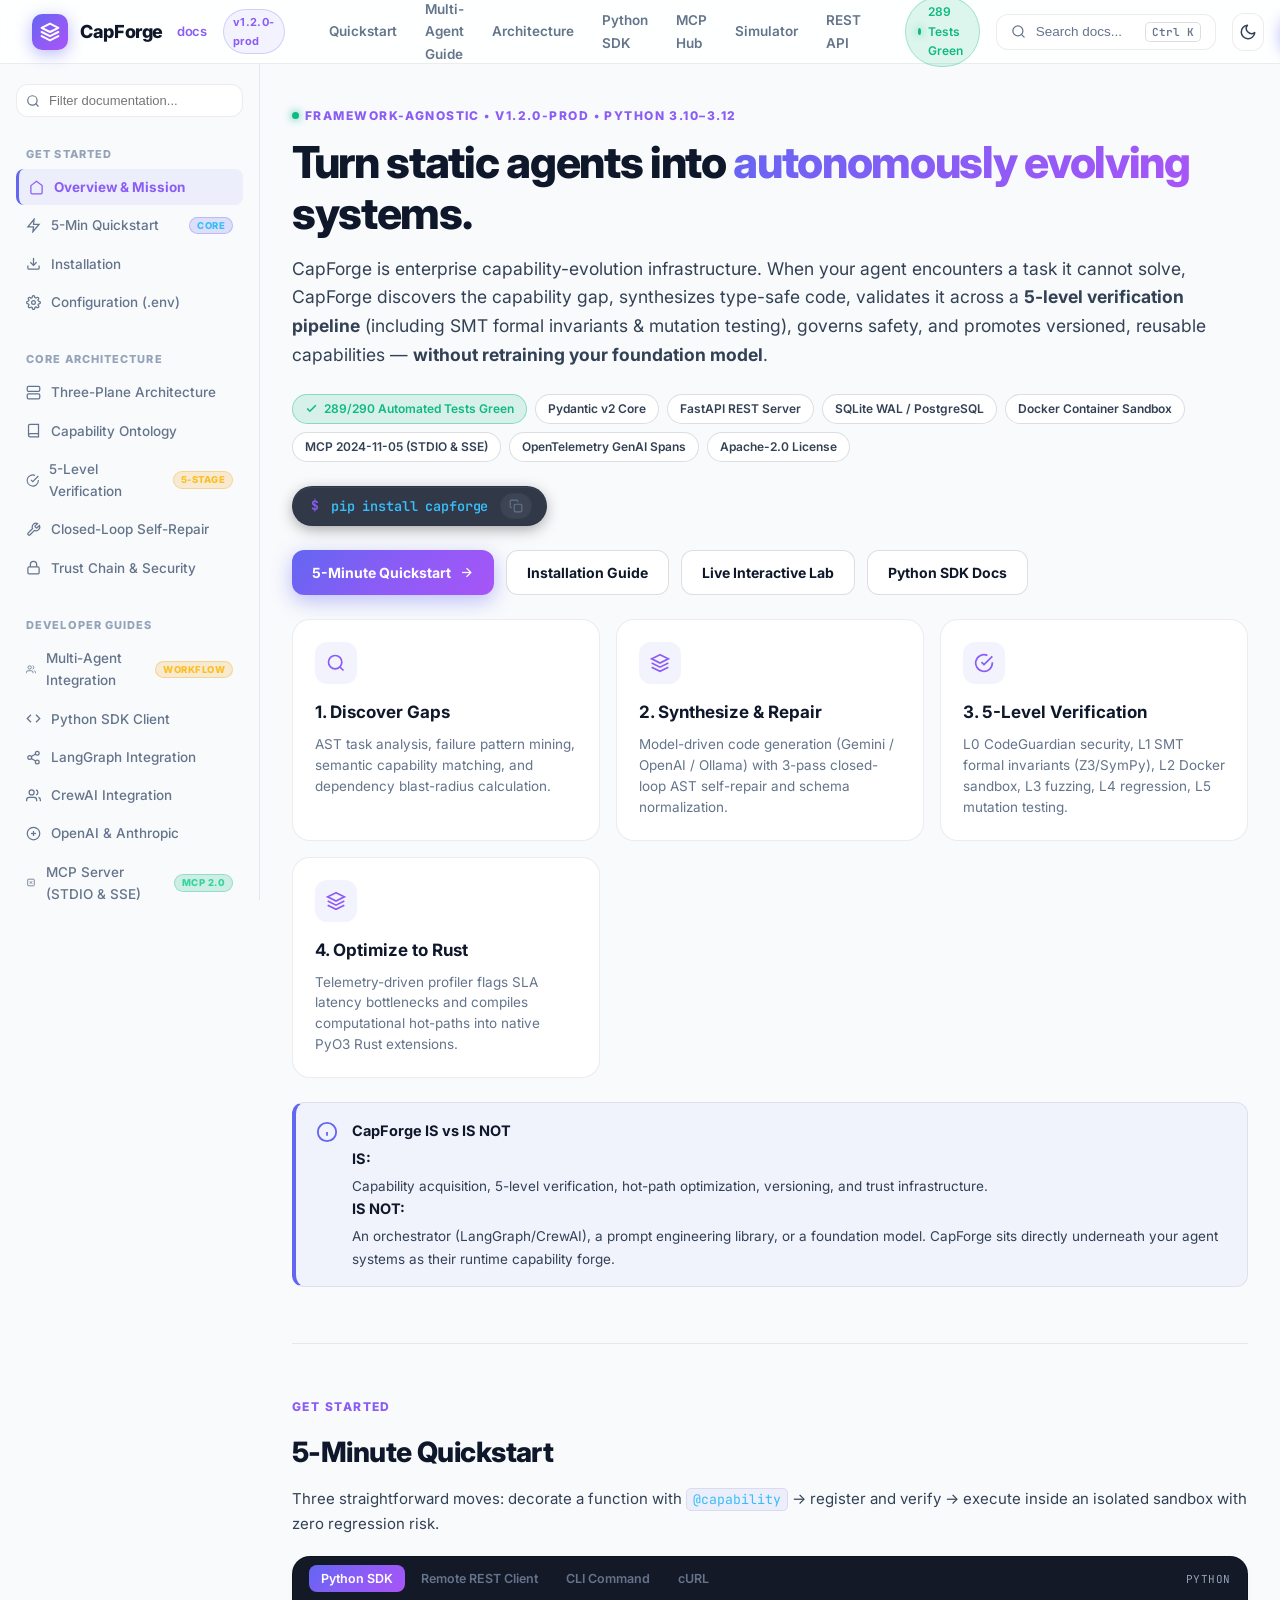
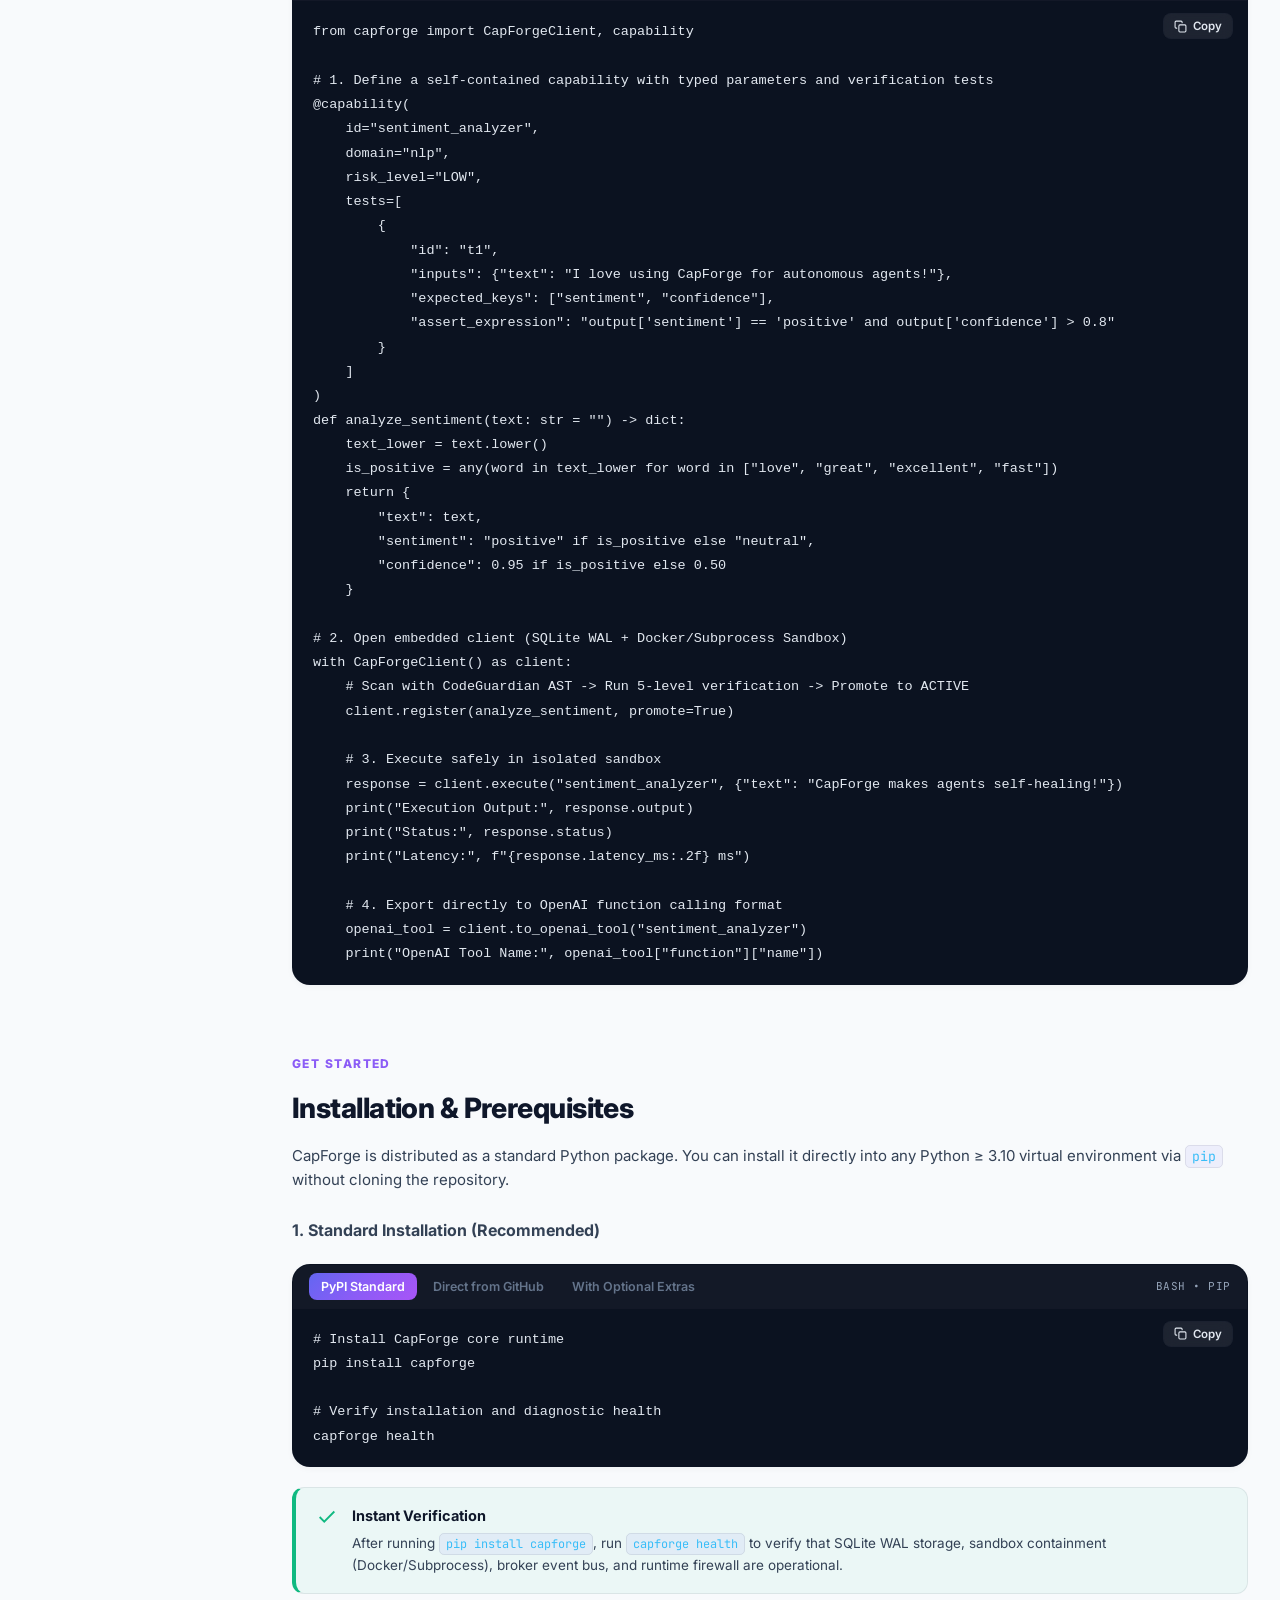
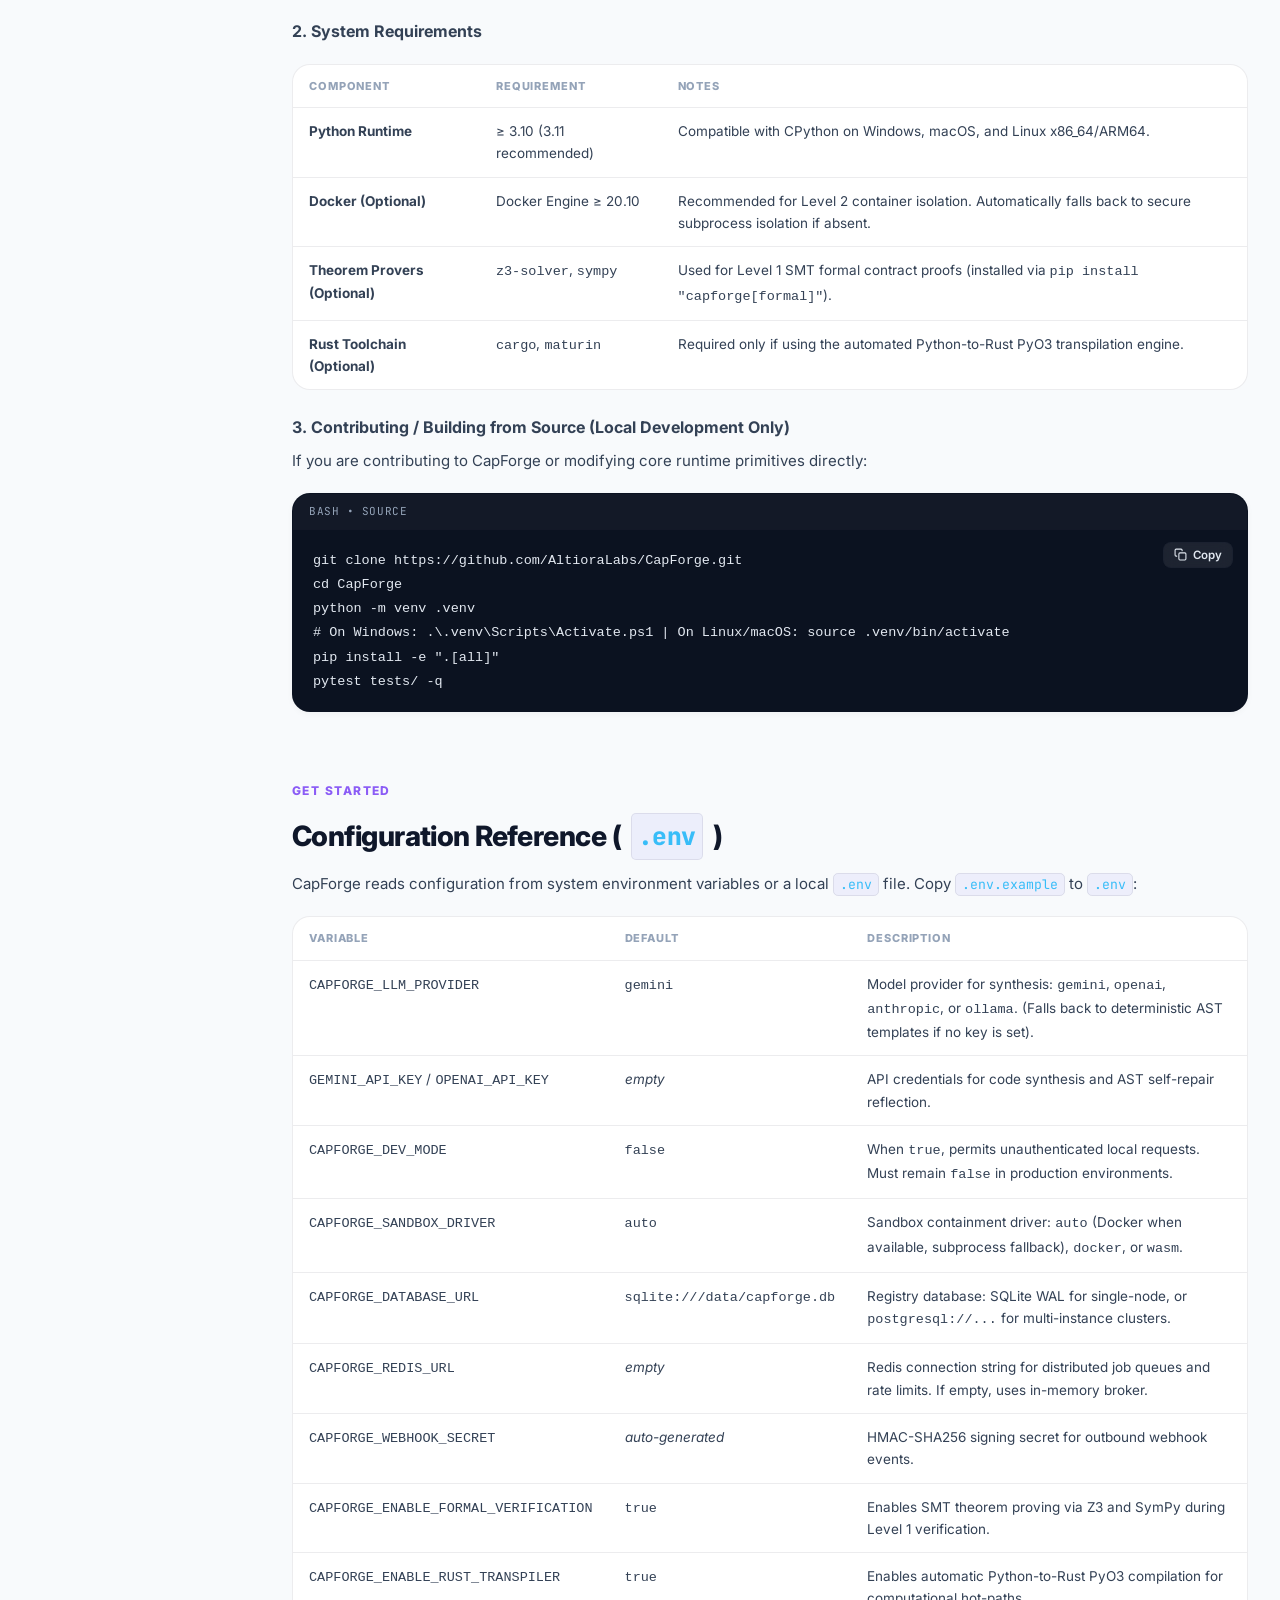
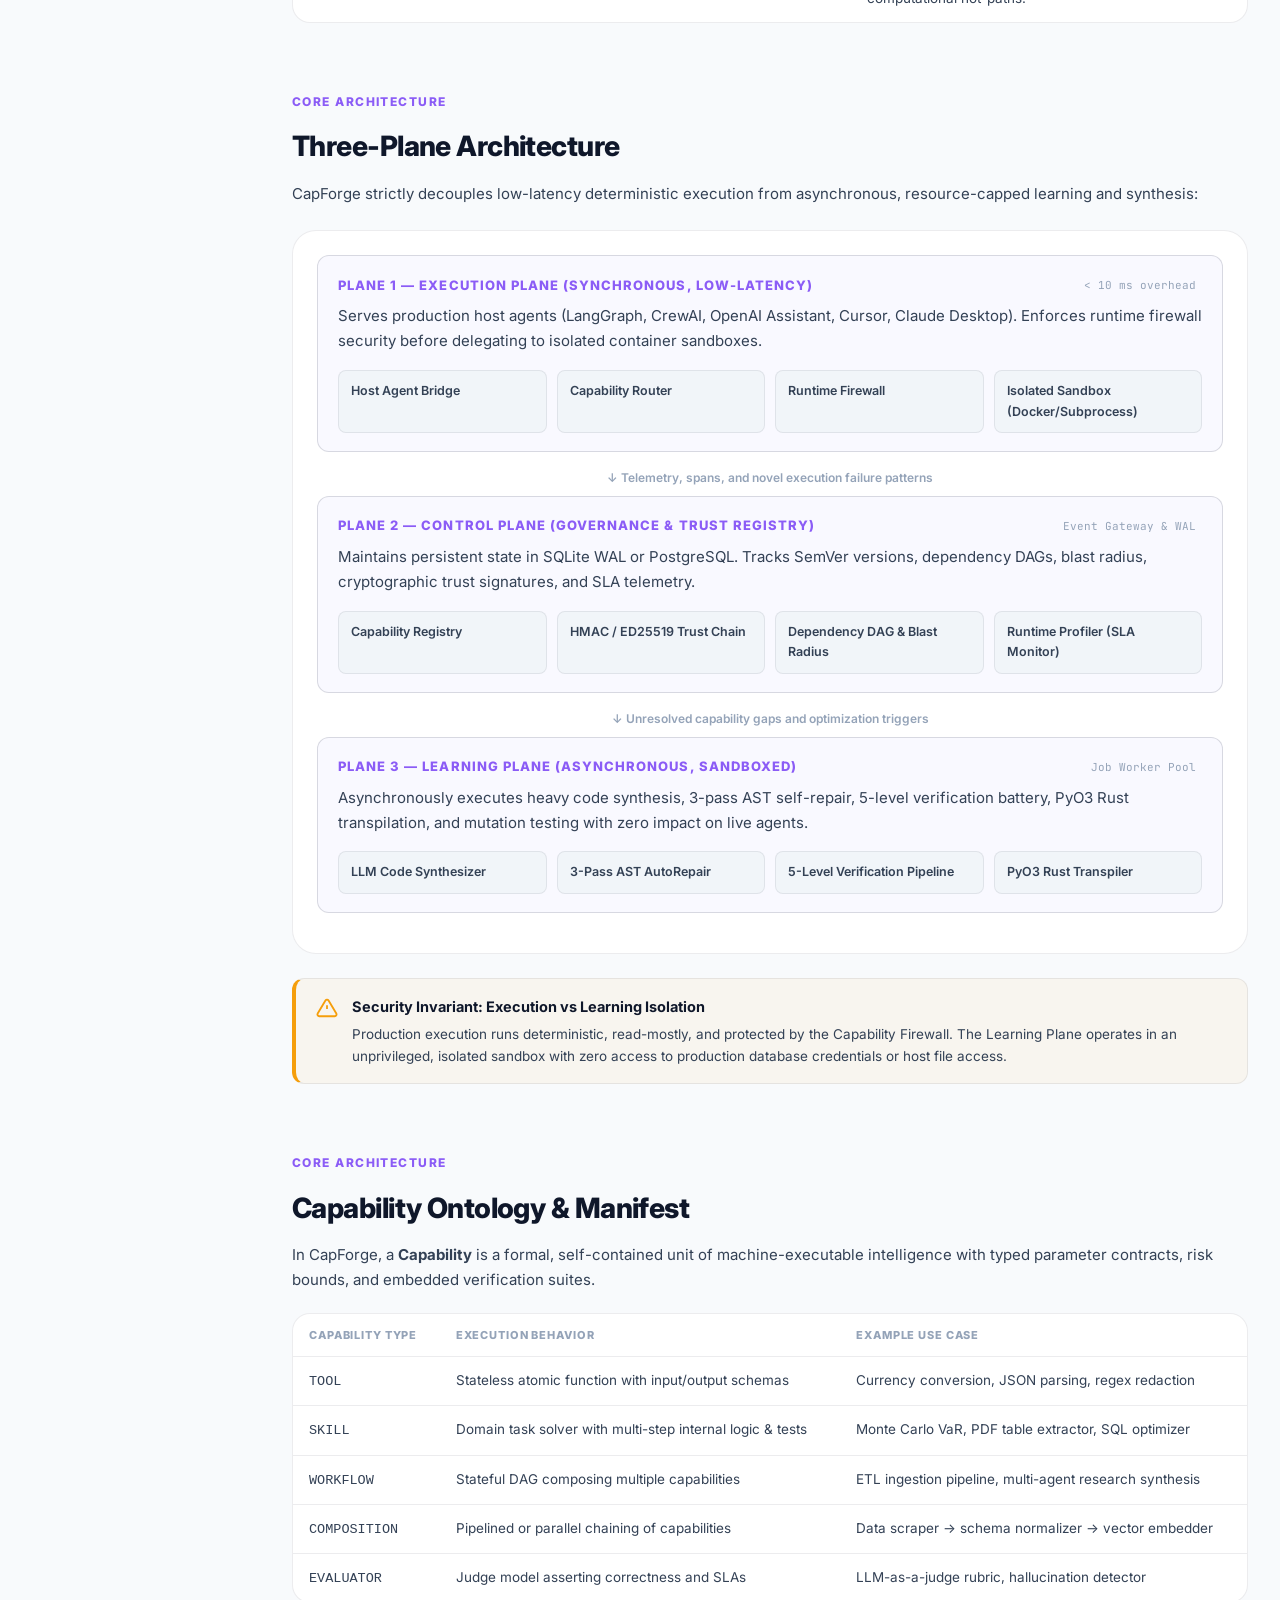
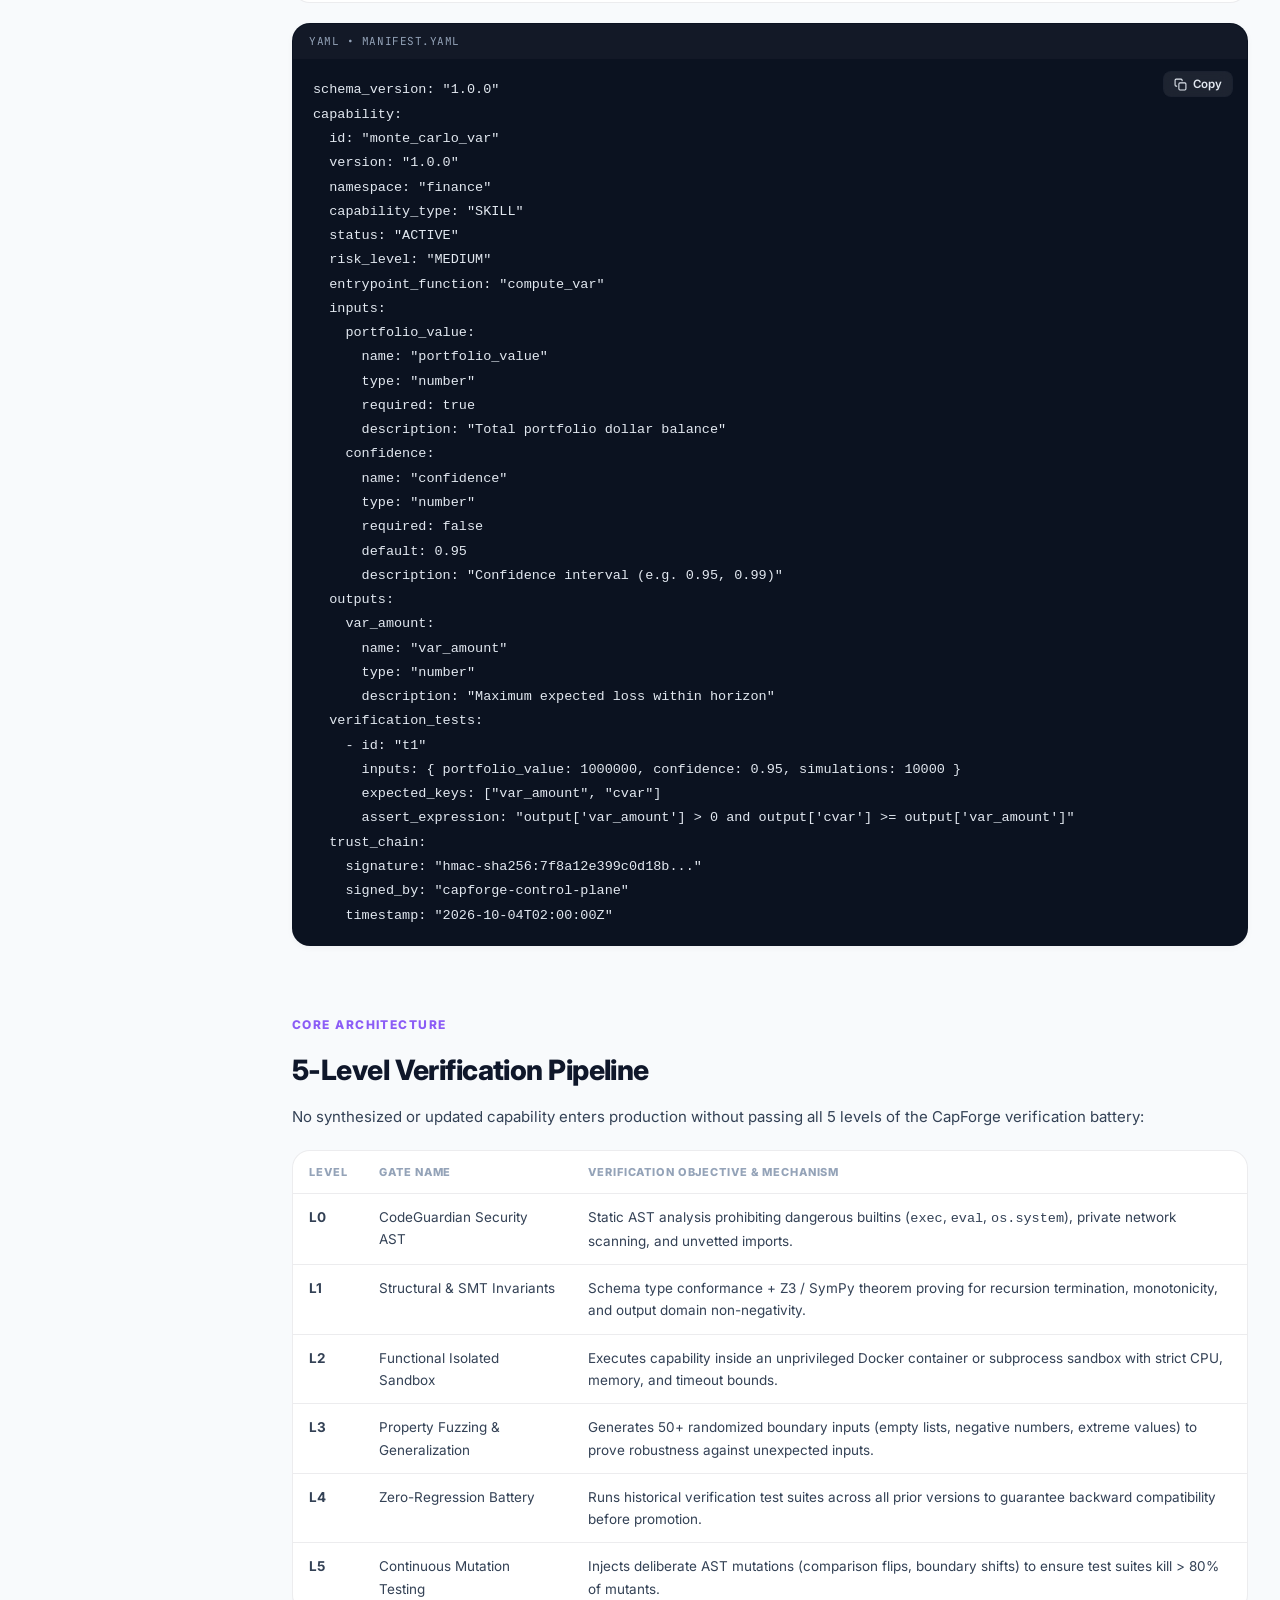
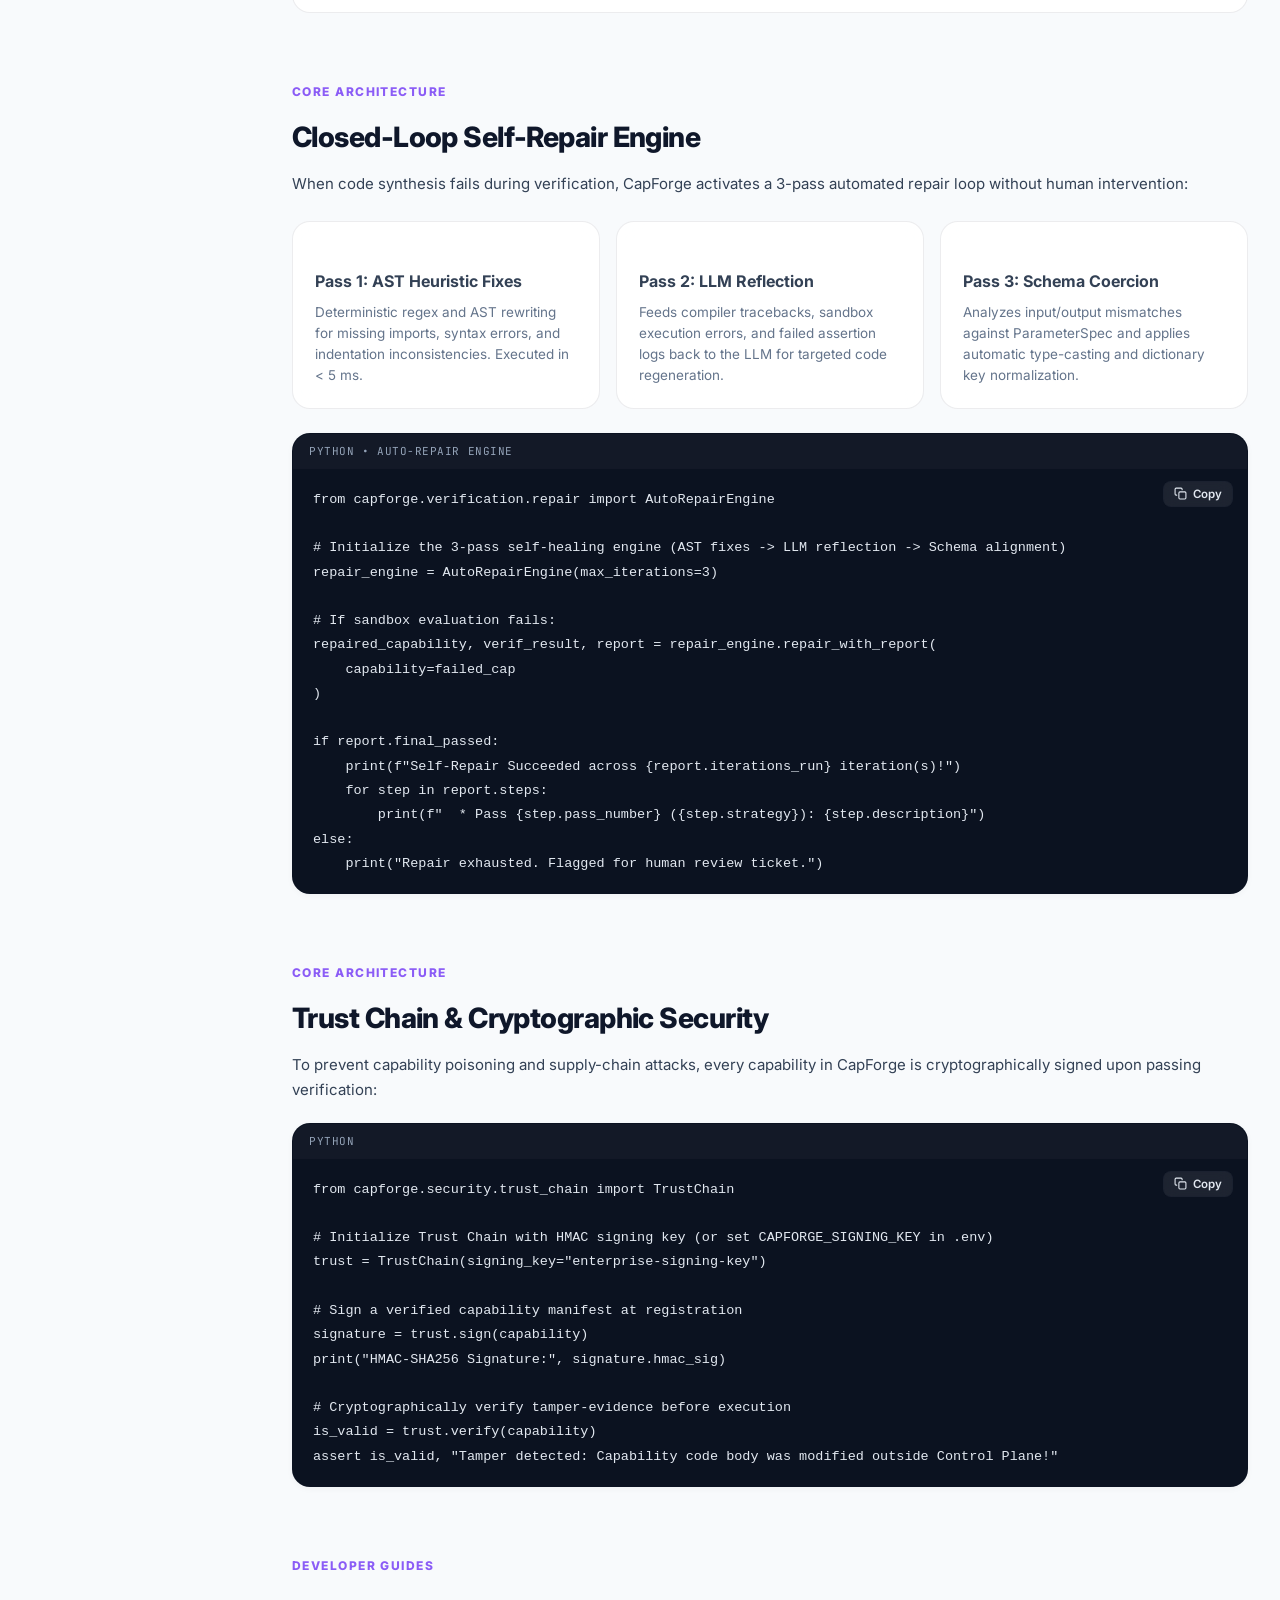
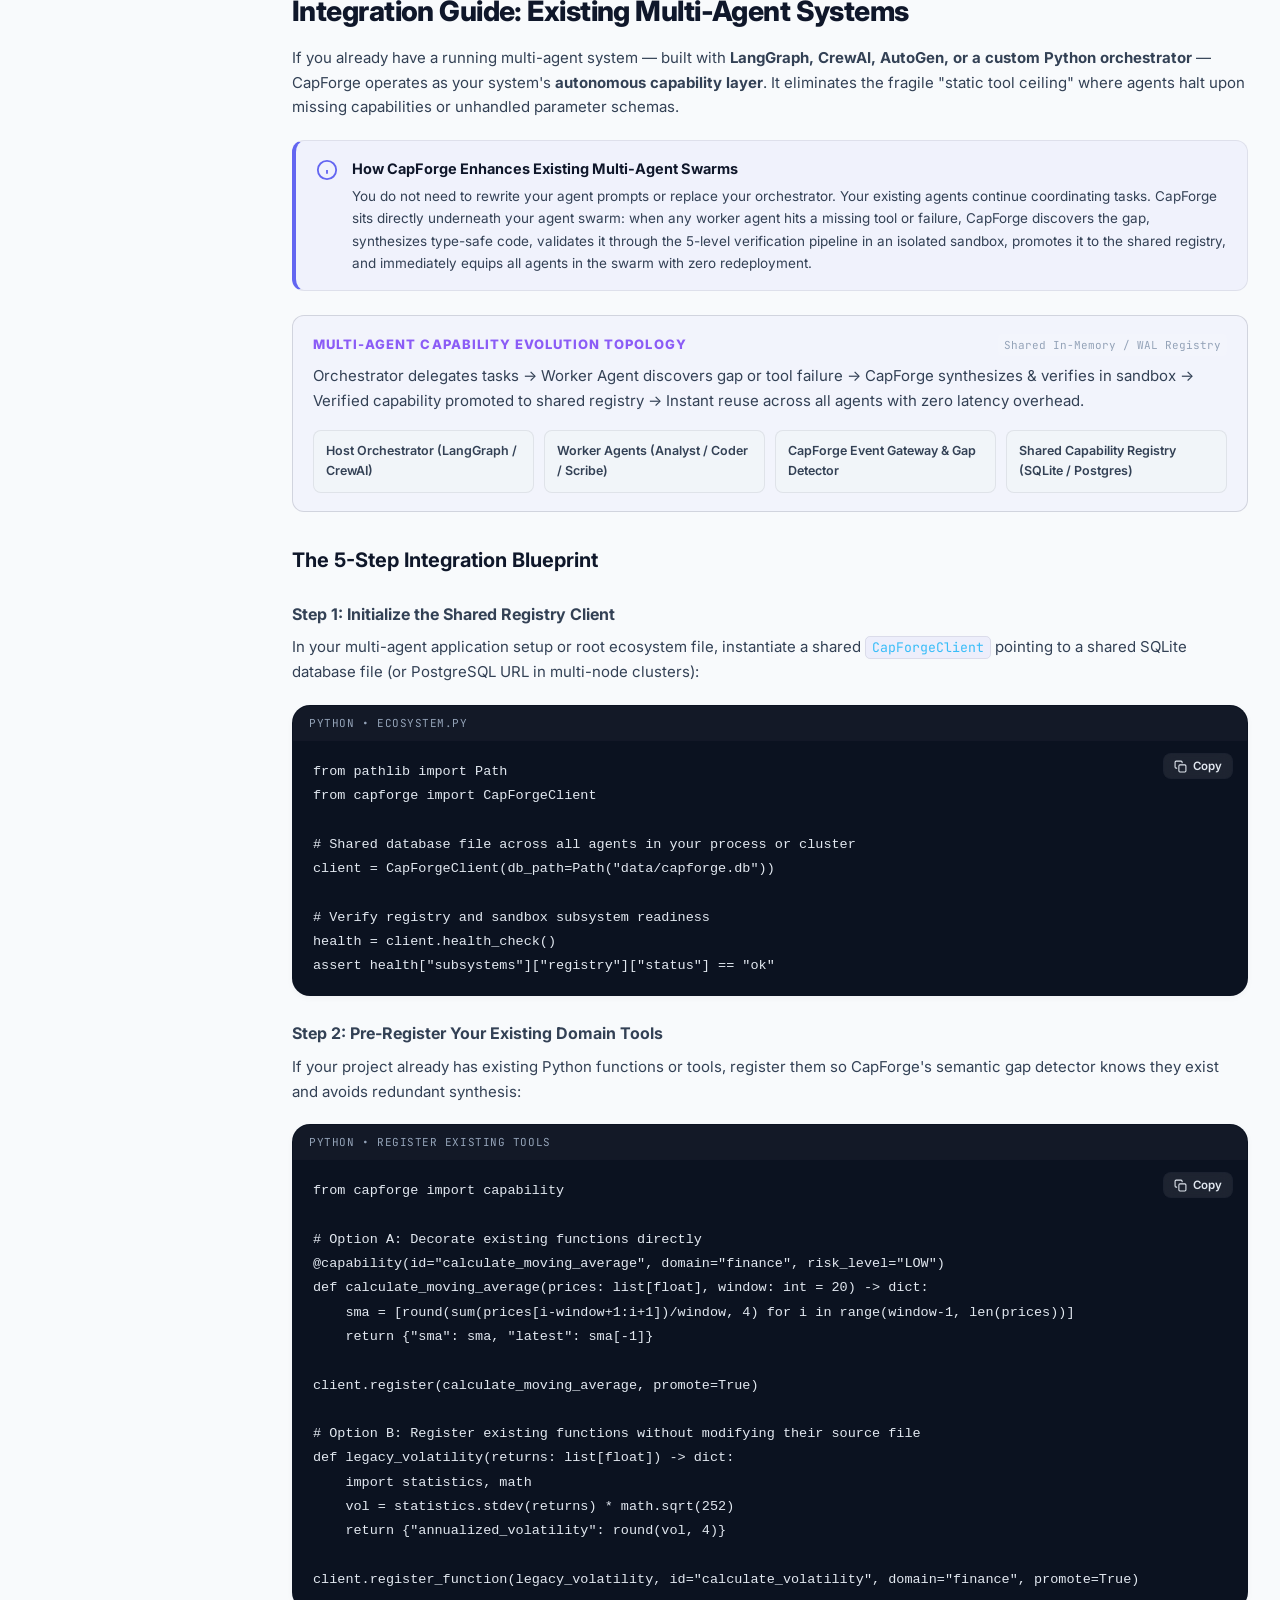
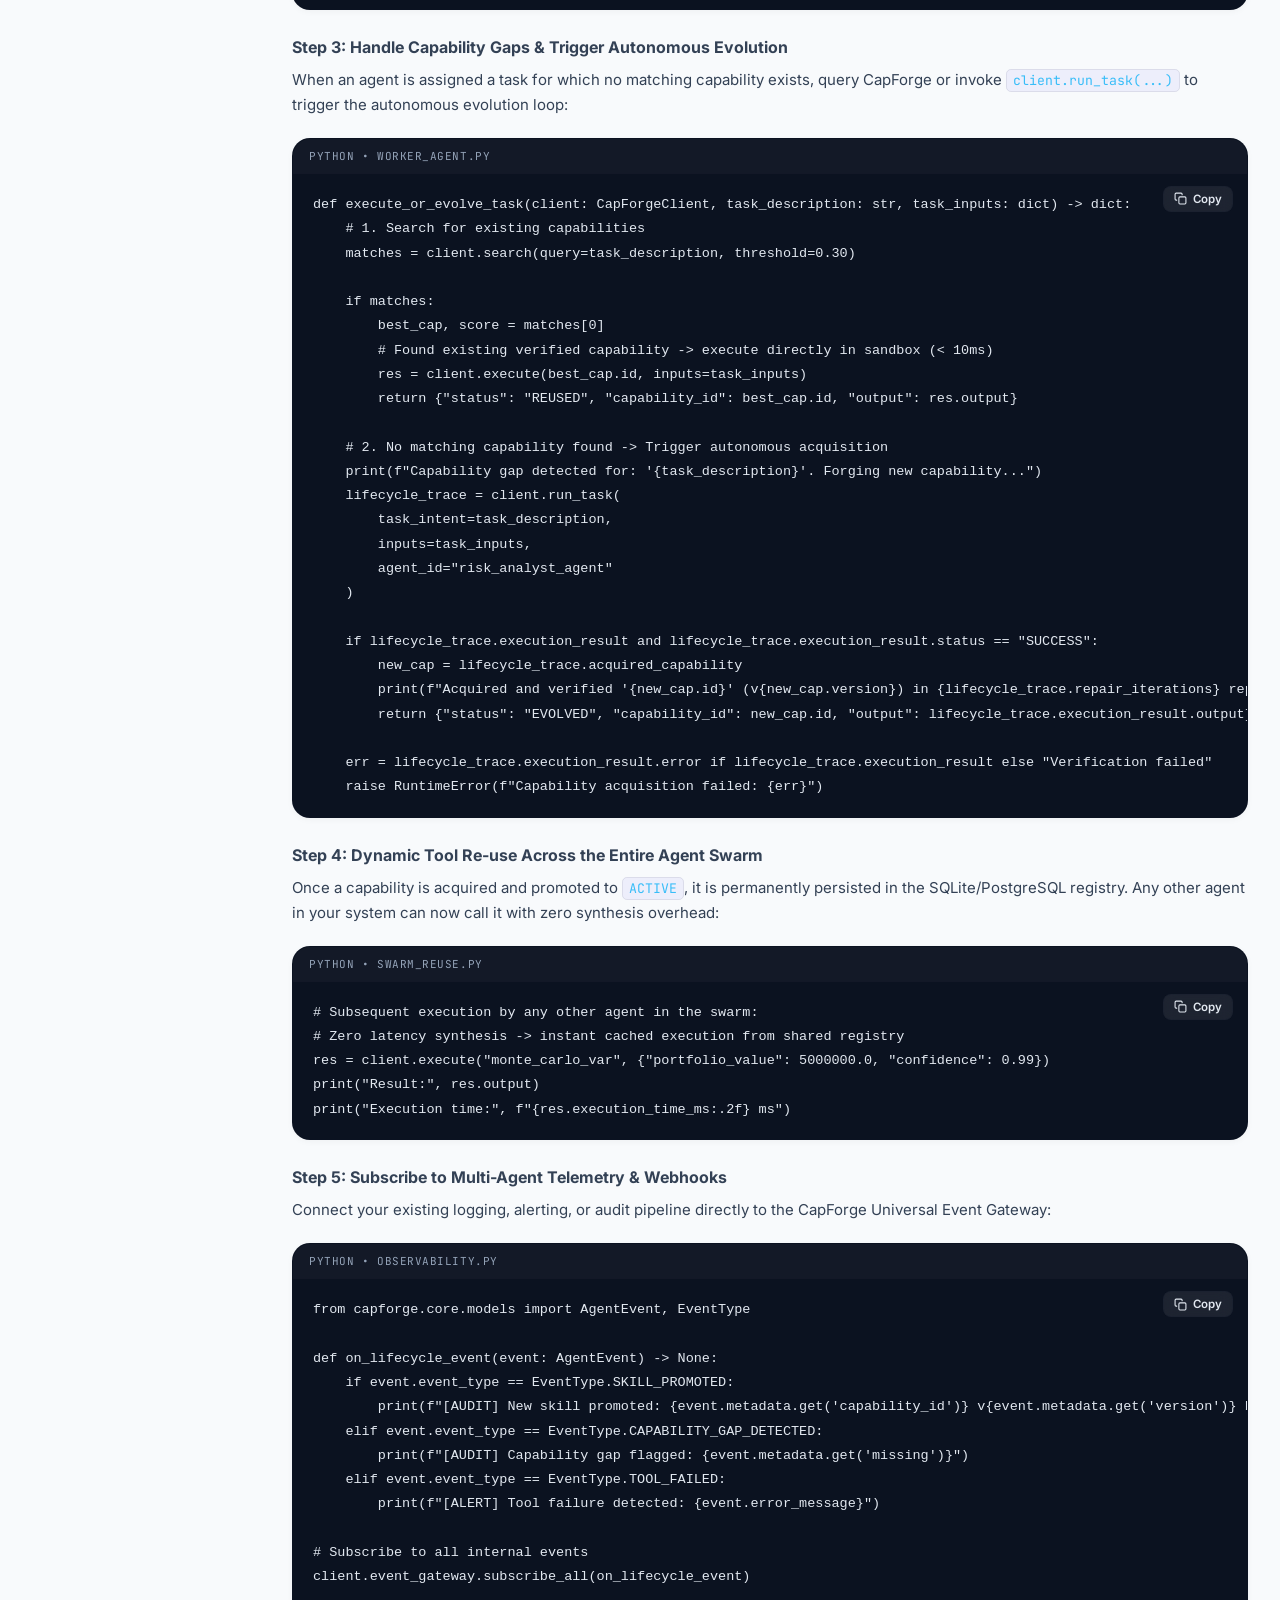
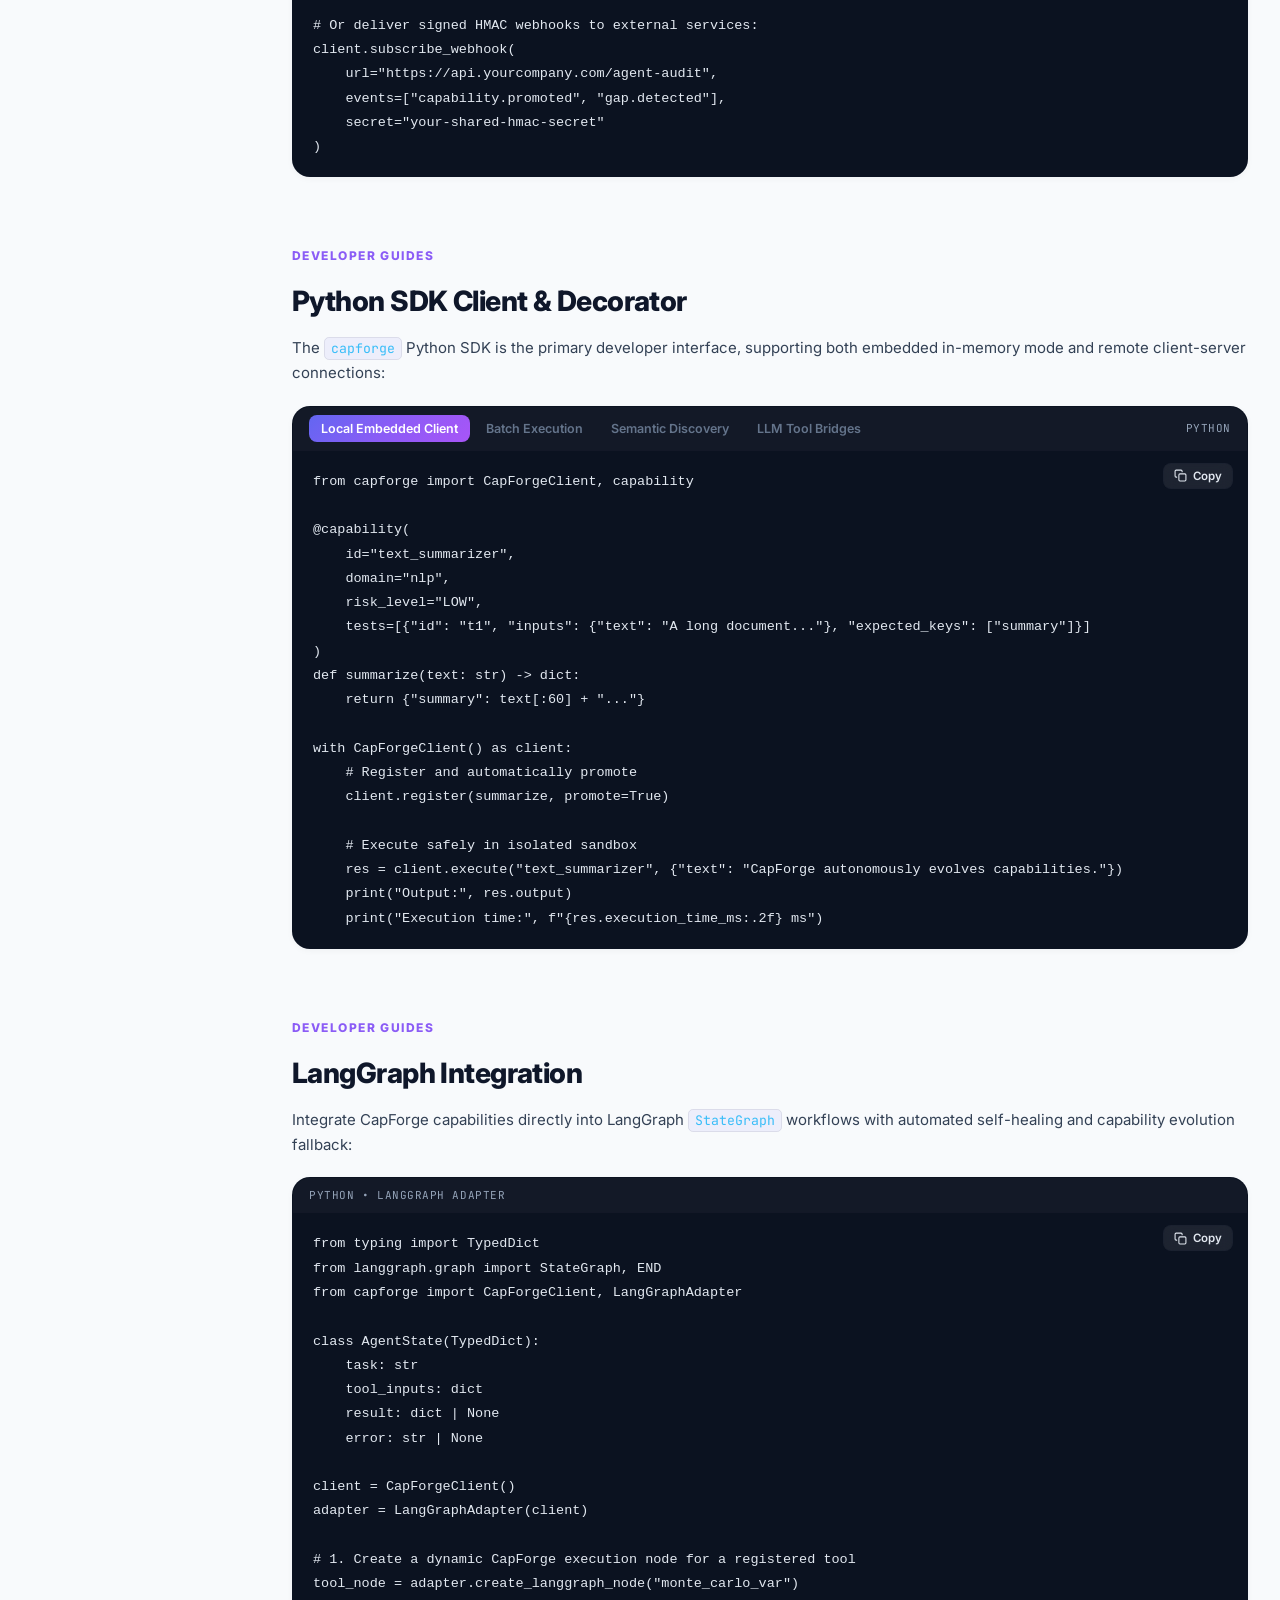
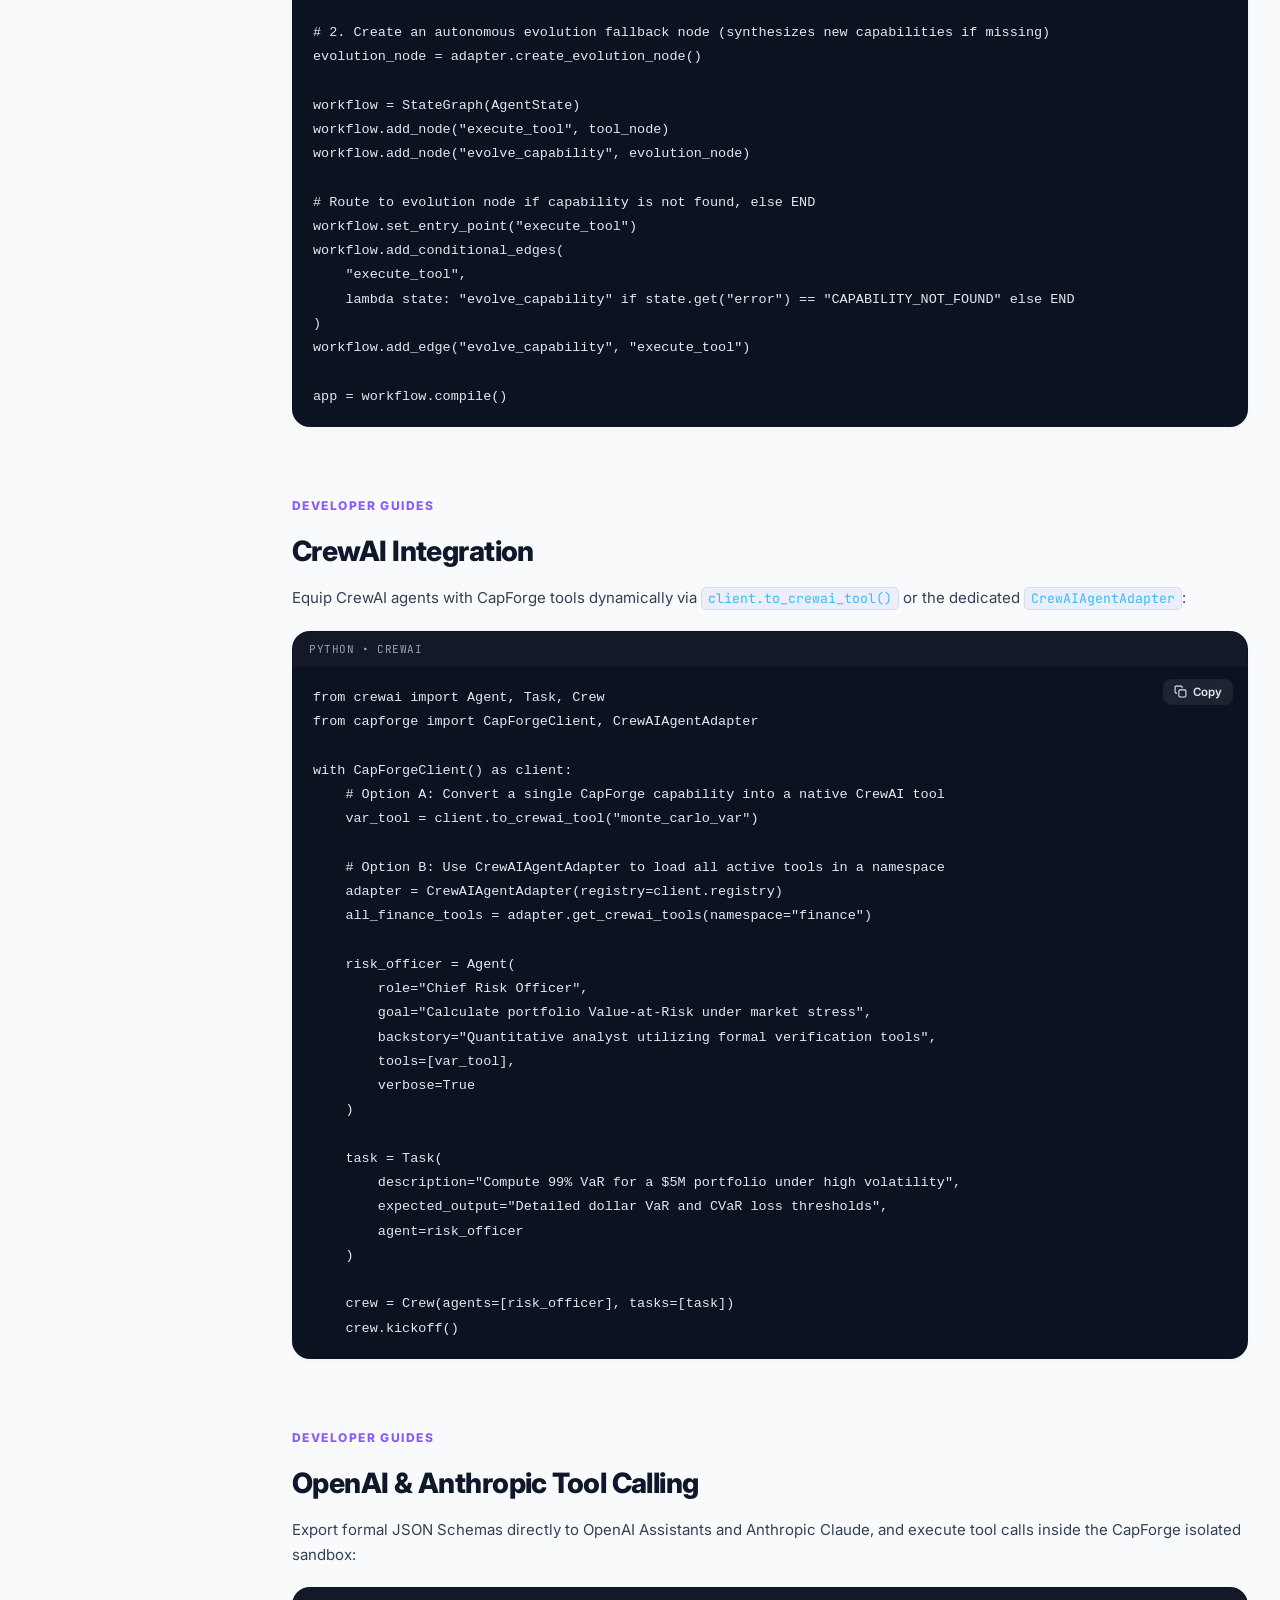
<file: docs/site/index.html>
<!DOCTYPE html>
<html lang="en" data-theme="dark">
<head>
  <meta charset="UTF-8">
  <meta name="viewport" content="width=device-width, initial-scale=1.0">
  <title>CapForge Documentation | Autonomous Capability Evolution for AI Agents</title>
  <meta name="description" content="Production-grade capability evolution infrastructure for AI agents: autonomous gap discovery, AST synthesis, 5-level verification, closed-loop repair, PyO3 Rust transpilation, and native MCP support.">
  <link rel="preconnect" href="https://fonts.googleapis.com">
  <link rel="preconnect" href="https://fonts.gstatic.com" crossorigin>
  <link href="https://fonts.googleapis.com/css2?family=Inter:wght@400;500;600;700;800&family=JetBrains+Mono:wght@400;500;600;700&display=swap" rel="stylesheet">
  <link rel="stylesheet" href="styles.css">
</head>
<body>
  <!-- Reading Progress Bar -->
  <div id="scrollProgress"></div>

  <!-- Header / Topbar -->
  <header class="topbar">
    <button class="icon-btn menu-toggle" id="menuToggle" aria-label="Toggle navigation menu">
      <svg width="20" height="20" viewBox="0 0 24 24" fill="none" stroke="currentColor" stroke-width="2" stroke-linecap="round" stroke-linejoin="round"><line x1="3" y1="12" x2="21" y2="12"/><line x1="3" y1="6" x2="21" y2="6"/><line x1="3" y1="18" x2="21" y2="18"/></svg>
    </button>

    <a class="brand" href="#overview">
      <div class="brand-icon">
        <svg viewBox="0 0 24 24" fill="none" stroke="currentColor" stroke-width="2.5" stroke-linecap="round" stroke-linejoin="round"><path d="M12 2L2 7l10 5 10-5-10-5zM2 17l10 5 10-5M2 12l10 5 10-5"/></svg>
      </div>
      <span>CapForge</span>
      <small>docs</small>
    </a>

    <span class="ver-badge">v1.2.0-prod</span>

    <nav class="topbar-nav">
      <a href="#quickstart">Quickstart</a>
      <a href="#multi-agent-guide">Multi-Agent Guide</a>
      <a href="#architecture">Architecture</a>
      <a href="#sdk">Python SDK</a>
      <a href="#mcp">MCP Hub</a>
      <a href="#simulator">Simulator</a>
      <a href="#rest">REST API</a>
    </nav>
    <div class="sidebar-backdrop" id="sidebarBackdrop"></div>

    <div class="topbar-spacer"></div>

    <div class="status-pill">
      <span class="pulse-dot"></span>
      <span>289 Tests Green</span>
    </div>

    <button class="search-btn" data-search-open aria-label="Open search dialog">
      <svg width="15" height="15" viewBox="0 0 24 24" fill="none" stroke="currentColor" stroke-width="2" stroke-linecap="round" stroke-linejoin="round"><circle cx="11" cy="11" r="8"/><line x1="21" y1="21" x2="16.65" y2="16.65"/></svg>
      <span>Search docs...</span>
      <kbd>Ctrl K</kbd>
    </button>

    <button class="icon-btn" id="themeToggle" aria-label="Toggle dark/light theme">
      <!-- Icon set by app.js -->
    </button>

    <a class="github-btn" href="https://github.com/AltioraLabs/CapForge" target="_blank" rel="noopener">
      <svg width="16" height="16" viewBox="0 0 24 24" fill="currentColor"><path d="M12 0C5.37 0 0 5.37 0 12c0 5.31 3.435 9.795 8.205 11.385.6.105.825-.255.825-.57 0-.285-.015-1.23-.015-2.235-3.015.555-3.795-.735-4.035-1.41-.135-.345-.72-1.41-1.23-1.695-.42-.225-1.02-.78-.015-.795.945-.015 1.62.87 1.845 1.23 1.08 1.815 2.805 1.305 3.495.99.105-.78.42-1.305.765-1.605-2.67-.3-5.46-1.335-5.46-5.925 0-1.305.465-2.385 1.23-3.225-.12-.3-.54-1.53.12-3.18 0 0 1.005-.315 3.3 1.23.96-.27 1.98-.405 3-.405s2.04.135 3 .405c2.295-1.56 3.3-1.23 3.3-1.23.66 1.65.24 2.88.12 3.18.765.84 1.23 1.905 1.23 3.225 0 4.605-2.805 5.625-5.475 5.925.435.375.81 1.095.81 2.22 0 1.605-.015 2.895-.015 3.3 0 .315.225.69.825.57A12.02 12.02 0 0024 12c0-6.63-5.37-12-12-12z"/></svg>
      <span>GitHub</span>
    </a>
  </header>

  <div class="docs-layout">
    <!-- Left Navigation Sidebar -->
    <nav class="sidebar" id="sidebar" aria-label="Documentation navigation">
      <div class="sidebar-header-mobile">
        <div class="brand">
          <div class="brand-icon">
            <svg viewBox="0 0 24 24" fill="none" stroke="currentColor" stroke-width="2.5" stroke-linecap="round" stroke-linejoin="round"><path d="M12 2L2 7l10 5 10-5-10-5zM2 17l10 5 10-5M2 12l10 5 10-5"/></svg>
          </div>
          <span>CapForge</span>
          <small>docs</small>
        </div>
        <button class="icon-btn sidebar-close-btn" id="sidebarClose" aria-label="Close navigation menu">
          <svg width="18" height="18" viewBox="0 0 24 24" fill="none" stroke="currentColor" stroke-width="2" stroke-linecap="round" stroke-linejoin="round"><line x1="18" y1="6" x2="6" y2="18"/><line x1="6" y1="6" x2="18" y2="18"/></svg>
        </button>
      </div>
      <div class="sidebar-filter-wrap">
        <svg class="sidebar-filter-icon" width="14" height="14" viewBox="0 0 24 24" fill="none" stroke="currentColor" stroke-width="2" stroke-linecap="round" stroke-linejoin="round"><circle cx="11" cy="11" r="8"/><line x1="21" y1="21" x2="16.65" y2="16.65"/></svg>
        <input class="sidebar-filter" id="sidebarFilter" placeholder="Filter documentation..." aria-label="Filter documentation">
      </div>

      <div class="nav-group">
        <div class="nav-group-title">Get Started</div>
        <a class="nav-link active" href="#overview">
          <svg width="15" height="15" viewBox="0 0 24 24" fill="none" stroke="currentColor" stroke-width="2"><path d="M3 9l9-7 9 7v11a2 2 0 0 1-2 2H5a2 2 0 0 1-2-2z"/></svg>
          <span>Overview &amp; Mission</span>
        </a>
        <a class="nav-link" href="#quickstart">
          <svg width="15" height="15" viewBox="0 0 24 24" fill="none" stroke="currentColor" stroke-width="2"><polygon points="13 2 3 14 12 14 11 22 21 10 12 10 13 2"/></svg>
          <span>5-Min Quickstart</span>
          <span class="nav-badge core">Core</span>
        </a>
        <a class="nav-link" href="#install">
          <svg width="15" height="15" viewBox="0 0 24 24" fill="none" stroke="currentColor" stroke-width="2"><path d="M21 15v4a2 2 0 0 1-2 2H5a2 2 0 0 1-2-2v-4"/><polyline points="7 10 12 15 17 10"/><line x1="12" y1="15" x2="12" y2="3"/></svg>
          <span>Installation</span>
        </a>
        <a class="nav-link" href="#config">
          <svg width="15" height="15" viewBox="0 0 24 24" fill="none" stroke="currentColor" stroke-width="2"><circle cx="12" cy="12" r="3"/><path d="M19.4 15a1.65 1.65 0 0 0 .33 1.82l.06.06a2 2 0 0 1 0 2.83 2 2 0 0 1-2.83 0l-.06-.06a1.65 1.65 0 0 0-1.82-.33 1.65 1.65 0 0 0-1 1.51V21a2 2 0 0 1-2 2 2 2 0 0 1-2-2v-.09A1.65 1.65 0 0 0 9 19.4a1.65 1.65 0 0 0-1.82.33l-.06.06a2 2 0 0 1-2.83 0 2 2 0 0 1 0-2.83l.06-.06a1.65 1.65 0 0 0 .33-1.82 1.65 1.65 0 0 0-1.51-1H3a2 2 0 0 1-2-2 2 2 0 0 1 2-2h.09A1.65 1.65 0 0 0 4.6 9a1.65 1.65 0 0 0-.33-1.82l-.06-.06a2 2 0 0 1 0-2.83 2 2 0 0 1 2.83 0l.06.06a1.65 1.65 0 0 0 1.82.33H9a1.65 1.65 0 0 0 1-1.51V3a2 2 0 0 1 2-2 2 2 0 0 1 2 2v.09a1.65 1.65 0 0 0 1 1.51 1.65 1.65 0 0 0 1.82-.33l.06-.06a2 2 0 0 1 2.83 0 2 2 0 0 1 0 2.83l-.06.06a1.65 1.65 0 0 0-.33 1.82V9a1.65 1.65 0 0 0 1.51 1H21a2 2 0 0 1 2 2 2 2 0 0 1-2 2h-.09a1.65 1.65 0 0 0-1.51 1z"/></svg>
          <span>Configuration (.env)</span>
        </a>
      </div>

      <div class="nav-group">
        <div class="nav-group-title">Core Architecture</div>
        <a class="nav-link" href="#architecture">
          <svg width="15" height="15" viewBox="0 0 24 24" fill="none" stroke="currentColor" stroke-width="2"><rect x="2" y="2" width="20" height="8" rx="2" ry="2"/><rect x="2" y="14" width="20" height="8" rx="2" ry="2"/><line x1="6" y1="6" x2="6.01" y2="6"/><line x1="6" y1="18" x2="6.01" y2="18"/></svg>
          <span>Three-Plane Architecture</span>
        </a>
        <a class="nav-link" href="#ontology">
          <svg width="15" height="15" viewBox="0 0 24 24" fill="none" stroke="currentColor" stroke-width="2"><path d="M4 19.5A2.5 2.5 0 0 1 6.5 17H20"/><path d="M6.5 2H20v20H6.5A2.5 2.5 0 0 1 4 19.5v-15A2.5 2.5 0 0 1 6.5 2z"/></svg>
          <span>Capability Ontology</span>
        </a>
        <a class="nav-link" href="#verification">
          <svg width="15" height="15" viewBox="0 0 24 24" fill="none" stroke="currentColor" stroke-width="2"><path d="M22 11.08V12a10 10 0 1 1-5.93-9.14"/><polyline points="22 4 12 14.01 9 11.01"/></svg>
          <span>5-Level Verification</span>
          <span class="nav-badge hot">5-Stage</span>
        </a>
        <a class="nav-link" href="#repair">
          <svg width="15" height="15" viewBox="0 0 24 24" fill="none" stroke="currentColor" stroke-width="2"><path d="M14.7 6.3a1 1 0 0 0 0 1.4l1.6 1.6a1 1 0 0 0 1.4 0l3.77-3.77a6 6 0 0 1-7.94 7.94l-6.91 6.91a2.12 2.12 0 0 1-3-3l6.91-6.91a6 6 0 0 1 7.94-7.94l-3.76 3.76z"/></svg>
          <span>Closed-Loop Self-Repair</span>
        </a>
        <a class="nav-link" href="#trust-chain">
          <svg width="15" height="15" viewBox="0 0 24 24" fill="none" stroke="currentColor" stroke-width="2"><rect x="3" y="11" width="18" height="11" rx="2" ry="2"/><path d="M7 11V7a5 5 0 0 1 10 0v4"/></svg>
          <span>Trust Chain &amp; Security</span>
        </a>
      </div>

      <div class="nav-group">
        <div class="nav-group-title">Developer Guides</div>
        <a class="nav-link" href="#multi-agent-guide">
          <svg width="15" height="15" viewBox="0 0 24 24" fill="none" stroke="currentColor" stroke-width="2"><path d="M17 21v-2a4 4 0 0 0-4-4H5a4 4 0 0 0-4 4v2"/><circle cx="9" cy="7" r="4"/><path d="M23 21v-2a4 4 0 0 0-3-3.87"/><path d="M16 3.13a4 4 0 0 1 0 7.75"/></svg>
          <span>Multi-Agent Integration</span>
          <span class="nav-badge hot">Workflow</span>
        </a>
        <a class="nav-link" href="#sdk">
          <svg width="15" height="15" viewBox="0 0 24 24" fill="none" stroke="currentColor" stroke-width="2"><polyline points="16 18 22 12 16 6"/><polyline points="8 6 2 12 8 18"/></svg>
          <span>Python SDK Client</span>
        </a>
        <a class="nav-link" href="#langgraph">
          <svg width="15" height="15" viewBox="0 0 24 24" fill="none" stroke="currentColor" stroke-width="2"><circle cx="18" cy="5" r="3"/><circle cx="6" cy="12" r="3"/><circle cx="18" cy="19" r="3"/><line x1="8.59" y1="13.51" x2="15.42" y2="17.49"/><line x1="15.41" y1="6.51" x2="8.59" y2="10.49"/></svg>
          <span>LangGraph Integration</span>
        </a>
        <a class="nav-link" href="#crewai">
          <svg width="15" height="15" viewBox="0 0 24 24" fill="none" stroke="currentColor" stroke-width="2"><path d="M17 21v-2a4 4 0 0 0-4-4H5a4 4 0 0 0-4 4v2"/><circle cx="9" cy="7" r="4"/><path d="M23 21v-2a4 4 0 0 0-3-3.87"/><path d="M16 3.13a4 4 0 0 1 0 7.75"/></svg>
          <span>CrewAI Integration</span>
        </a>
        <a class="nav-link" href="#openai">
          <svg width="15" height="15" viewBox="0 0 24 24" fill="none" stroke="currentColor" stroke-width="2"><circle cx="12" cy="12" r="10"/><path d="M8 12h8"/><path d="M12 8v8"/></svg>
          <span>OpenAI &amp; Anthropic</span>
        </a>
        <a class="nav-link" href="#mcp">
          <svg width="15" height="15" viewBox="0 0 24 24" fill="none" stroke="currentColor" stroke-width="2"><rect x="4" y="4" width="16" height="16" rx="2"/><line x1="9" y1="9" x2="15" y2="15"/><line x1="15" y1="9" x2="9" y2="15"/></svg>
          <span>MCP Server (STDIO &amp; SSE)</span>
          <span class="nav-badge new">MCP 2.0</span>
        </a>
        <a class="nav-link" href="#webhooks">
          <svg width="15" height="15" viewBox="0 0 24 24" fill="none" stroke="currentColor" stroke-width="2"><path d="M18 8A6 6 0 0 0 6 8c0 7-3 9-3 9h18s-3-2-3-9"/><path d="M13.73 21a2 2 0 0 1-3.46 0"/></svg>
          <span>Webhooks &amp; Events</span>
        </a>
      </div>

      <div class="nav-group">
        <div class="nav-group-title">Optimization &amp; Advanced</div>
        <a class="nav-link" href="#profiler">
          <svg width="15" height="15" viewBox="0 0 24 24" fill="none" stroke="currentColor" stroke-width="2"><circle cx="12" cy="12" r="10"/><polyline points="12 6 12 12 16 14"/></svg>
          <span>Runtime Profiling &amp; SLA</span>
          <span class="nav-badge new">New</span>
        </a>
        <a class="nav-link" href="#transpiler">
          <svg width="15" height="15" viewBox="0 0 24 24" fill="none" stroke="currentColor" stroke-width="2"><polygon points="12 2 2 7 12 12 22 7 12 2"/><polyline points="2 17 12 22 22 17"/><polyline points="2 12 12 17 22 12"/></svg>
          <span>Python-to-Rust PyO3</span>
          <span class="nav-badge hot">50x JIT</span>
        </a>
        <a class="nav-link" href="#formal">
          <svg width="15" height="15" viewBox="0 0 24 24" fill="none" stroke="currentColor" stroke-width="2"><line x1="18" y1="20" x2="18" y2="10"/><line x1="12" y1="20" x2="12" y2="4"/><line x1="6" y1="20" x2="6" y2="14"/></svg>
          <span>SMT Formal Verification</span>
        </a>
        <a class="nav-link" href="#mutation">
          <svg width="15" height="15" viewBox="0 0 24 24" fill="none" stroke="currentColor" stroke-width="2"><path d="M12 2v4M12 18v4M4.93 4.93l2.83 2.83M16.24 16.24l2.83 2.83M2 12h4M18 12h4M4.93 19.07l2.83-2.83M16.24 7.76l2.83-2.83"/></svg>
          <span>Continuous Mutation Testing</span>
        </a>
      </div>

      <div class="nav-group">
        <div class="nav-group-title">Interactive Lab</div>
        <a class="nav-link" href="#simulator">
          <svg width="15" height="15" viewBox="0 0 24 24" fill="none" stroke="currentColor" stroke-width="2"><rect x="2" y="3" width="20" height="14" rx="2" ry="2"/><line x1="8" y1="21" x2="16" y2="21"/><line x1="12" y1="17" x2="12" y2="21"/></svg>
          <span>Capability Simulator</span>
          <span class="nav-badge core">Live</span>
        </a>
      </div>

      <div class="nav-group">
        <div class="nav-group-title">Operations &amp; Reference</div>
        <a class="nav-link" href="#rest">
          <svg width="15" height="15" viewBox="0 0 24 24" fill="none" stroke="currentColor" stroke-width="2"><path d="M4 4h16c1.1 0 2 .9 2 2v12c0 1.1-.9 2-2 2H4c-1.1 0-2-.9-2-2V6c0-1.1.9-2 2-2z"/><polyline points="22,6 12,13 2,6"/></svg>
          <span>REST API Reference</span>
        </a>
        <a class="nav-link" href="#cli">
          <svg width="15" height="15" viewBox="0 0 24 24" fill="none" stroke="currentColor" stroke-width="2"><polyline points="4 17 10 11 4 5"/><line x1="12" y1="19" x2="20" y2="19"/></svg>
          <span>CLI Reference</span>
        </a>
        <a class="nav-link" href="#production-readiness">
          <svg width="15" height="15" viewBox="0 0 24 24" fill="none" stroke="currentColor" stroke-width="2"><path d="M12 22s8-4 8-10V5l-8-3-8 3v7c0 6 8 10 8 10z"/><polyline points="9 12 11 14 15 10"/></svg>
          <span>Production Readiness</span>
          <span class="nav-badge hot">Blockers</span>
        </a>
        <a class="nav-link" href="#deploy">
          <svg width="15" height="15" viewBox="0 0 24 24" fill="none" stroke="currentColor" stroke-width="2"><path d="M21 16V8a2 2 0 0 0-1-1.73l-7-4a2 2 0 0 0-2 0l-7 4A2 2 0 0 0 3 8v8a2 2 0 0 0 1 1.73l7 4a2 2 0 0 0 2 0l7-4A2 2 0 0 0 21 16z"/></svg>
          <span>Deploy &amp; Docker</span>
        </a>
        <a class="nav-link" href="#telemetry">
          <svg width="15" height="15" viewBox="0 0 24 24" fill="none" stroke="currentColor" stroke-width="2"><polyline points="22 12 18 12 15 21 9 3 6 12 2 12"/></svg>
          <span>Telemetry &amp; OTel</span>
        </a>
        <a class="nav-link" href="#security">
          <svg width="15" height="15" viewBox="0 0 24 24" fill="none" stroke="currentColor" stroke-width="2"><path d="M12 22s8-4 8-10V5l-8-3-8 3v7c0 6 8 10 8 10z"/></svg>
          <span>Security &amp; Governance</span>
        </a>
        <a class="nav-link" href="#faq">
          <svg width="15" height="15" viewBox="0 0 24 24" fill="none" stroke="currentColor" stroke-width="2"><circle cx="12" cy="12" r="10"/><path d="M9.09 9a3 3 0 0 1 5.83 1c0 2-3 3-3 3"/><line x1="12" y1="17" x2="12.01" y2="17"/></svg>
          <span>Troubleshooting &amp; FAQ</span>
        </a>
      </div>
    </nav>

    <!-- Center Main Content -->
    <main class="content-area">
      <!-- HERO -->
      <div class="hero" id="overview">
        <div class="eyebrow">
          <span class="pulse-dot"></span>
          <span>Framework-Agnostic &bull; v1.2.0-prod &bull; Python 3.10&ndash;3.12</span>
        </div>
        <h1>Turn static agents into <span class="grad">autonomously evolving</span> systems.</h1>
        <p class="lead">
          CapForge is enterprise capability-evolution infrastructure. When your agent encounters a task it cannot solve, CapForge discovers the capability gap, synthesizes type-safe code, validates it across a <strong>5-level verification pipeline</strong> (including SMT formal invariants &amp; mutation testing), governs safety, and promotes versioned, reusable capabilities &mdash; <strong>without retraining your foundation model</strong>.
        </p>

        <div class="badge-cloud">
          <span class="badge-tag highlight">
            <svg width="13" height="13" viewBox="0 0 24 24" fill="none" stroke="currentColor" stroke-width="3"><polyline points="20 6 9 17 4 12"/></svg>
            289/290 Automated Tests Green
          </span>
          <span class="badge-tag">Pydantic v2 Core</span>
          <span class="badge-tag">FastAPI REST Server</span>
          <span class="badge-tag">SQLite WAL / PostgreSQL</span>
          <span class="badge-tag">Docker Container Sandbox</span>
          <span class="badge-tag">MCP 2024-11-05 (STDIO &amp; SSE)</span>
          <span class="badge-tag">OpenTelemetry GenAI Spans</span>
          <span class="badge-tag">Apache-2.0 License</span>
        </div>

        <div class="hero-install-box" data-copy-text="pip install capforge" title="Click to copy install command">
          <span class="prompt">$</span>
          <code>pip install capforge</code>
          <button class="hero-copy-btn" data-copy-text="pip install capforge" aria-label="Copy install command" title="Copy to clipboard">
            <svg width="14" height="14" viewBox="0 0 24 24" fill="none" stroke="currentColor" stroke-width="2"><rect x="9" y="9" width="13" height="13" rx="2" ry="2"/><path d="M5 15H4a2 2 0 0 1-2-2V4a2 2 0 0 1 2-2h9a2 2 0 0 1 2 2v1"/></svg>
          </button>
        </div>

        <div class="hero-actions">
          <a class="btn btn-primary" href="#quickstart">
            <span>5-Minute Quickstart</span>
            <svg width="15" height="15" viewBox="0 0 24 24" fill="none" stroke="currentColor" stroke-width="2"><line x1="5" y1="12" x2="19" y2="12"/><polyline points="12 5 19 12 12 19"/></svg>
          </a>
          <a class="btn btn-secondary" href="#install">Installation Guide</a>
          <a class="btn btn-secondary" href="#simulator">Live Interactive Lab</a>
          <a class="btn btn-secondary" href="#sdk">Python SDK Docs</a>
        </div>

        <div class="feature-grid">
          <div class="feature-card">
            <div class="feature-card-icon">
              <svg width="20" height="20" viewBox="0 0 24 24" fill="none" stroke="currentColor" stroke-width="2"><circle cx="11" cy="11" r="8"/><line x1="21" y1="21" x2="16.65" y2="16.65"/></svg>
            </div>
            <h4>1. Discover Gaps</h4>
            <p>AST task analysis, failure pattern mining, semantic capability matching, and dependency blast-radius calculation.</p>
          </div>
          <div class="feature-card">
            <div class="feature-card-icon">
              <svg width="20" height="20" viewBox="0 0 24 24" fill="none" stroke="currentColor" stroke-width="2"><path d="M12 2L2 7l10 5 10-5-10-5zM2 17l10 5 10-5M2 12l10 5 10-5"/></svg>
            </div>
            <h4>2. Synthesize &amp; Repair</h4>
            <p>Model-driven code generation (Gemini / OpenAI / Ollama) with 3-pass closed-loop AST self-repair and schema normalization.</p>
          </div>
          <div class="feature-card">
            <div class="feature-card-icon">
              <svg width="20" height="20" viewBox="0 0 24 24" fill="none" stroke="currentColor" stroke-width="2"><path d="M22 11.08V12a10 10 0 1 1-5.93-9.14"/><polyline points="22 4 12 14.01 9 11.01"/></svg>
            </div>
            <h4>3. 5-Level Verification</h4>
            <p>L0 CodeGuardian security, L1 SMT formal invariants (Z3/SymPy), L2 Docker sandbox, L3 fuzzing, L4 regression, L5 mutation testing.</p>
          </div>
          <div class="feature-card">
            <div class="feature-card-icon">
              <svg width="20" height="20" viewBox="0 0 24 24" fill="none" stroke="currentColor" stroke-width="2"><polygon points="12 2 2 7 12 12 22 7 12 2"/><polyline points="2 17 12 22 22 17"/><polyline points="2 12 12 17 22 12"/></svg>
            </div>
            <h4>4. Optimize to Rust</h4>
            <p>Telemetry-driven profiler flags SLA latency bottlenecks and compiles computational hot-paths into native PyO3 Rust extensions.</p>
          </div>
        </div>

        <div class="callout tip">
          <svg class="callout-icon" viewBox="0 0 24 24" fill="none" stroke="#6366f1" stroke-width="2"><circle cx="12" cy="12" r="10"/><line x1="12" y1="16" x2="12" y2="12"/><line x1="12" y1="8" x2="12.01" y2="8"/></svg>
          <div class="callout-content">
            <strong>CapForge IS vs IS NOT</strong>
            <p><strong>IS:</strong> Capability acquisition, 5-level verification, hot-path optimization, versioning, and trust infrastructure. <strong>IS NOT:</strong> An orchestrator (LangGraph/CrewAI), a prompt engineering library, or a foundation model. CapForge sits directly underneath your agent systems as their runtime capability forge.</p>
          </div>
        </div>
      </div>

      <!-- QUICKSTART -->
      <section class="doc-section" id="quickstart">
        <div class="eyebrow">Get Started</div>
        <h2>5-Minute Quickstart</h2>
        <p>Three straightforward moves: decorate a function with <code class="inline">@capability</code> &rarr; register and verify &rarr; execute inside an isolated sandbox with zero regression risk.</p>

        <div class="code-box">
          <div class="code-header">
            <div class="code-tabs">
              <button class="code-tab-btn active" data-pane="q-sdk">Python SDK</button>
              <button class="code-tab-btn" data-pane="q-remote">Remote REST Client</button>
              <button class="code-tab-btn" data-pane="q-cli">CLI Command</button>
              <button class="code-tab-btn" data-pane="q-curl">cURL</button>
            </div>
            <span class="code-lang-tag">python</span>
          </div>

          <div class="code-pane active" id="q-sdk">
            <pre><code>from capforge import CapForgeClient, capability

# 1. Define a self-contained capability with typed parameters and verification tests
@capability(
    id="sentiment_analyzer",
    domain="nlp",
    risk_level="LOW",
    tests=[
        {
            "id": "t1",
            "inputs": {"text": "I love using CapForge for autonomous agents!"},
            "expected_keys": ["sentiment", "confidence"],
            "assert_expression": "output['sentiment'] == 'positive' and output['confidence'] > 0.8"
        }
    ]
)
def analyze_sentiment(text: str = "") -> dict:
    text_lower = text.lower()
    is_positive = any(word in text_lower for word in ["love", "great", "excellent", "fast"])
    return {
        "text": text,
        "sentiment": "positive" if is_positive else "neutral",
        "confidence": 0.95 if is_positive else 0.50
    }

# 2. Open embedded client (SQLite WAL + Docker/Subprocess Sandbox)
with CapForgeClient() as client:
    # Scan with CodeGuardian AST -> Run 5-level verification -> Promote to ACTIVE
    client.register(analyze_sentiment, promote=True)

    # 3. Execute safely in isolated sandbox
    response = client.execute("sentiment_analyzer", {"text": "CapForge makes agents self-healing!"})
    print("Execution Output:", response.output)
    print("Status:", response.status)
    print("Latency:", f"{response.latency_ms:.2f} ms")

    # 4. Export directly to OpenAI function calling format
    openai_tool = client.to_openai_tool("sentiment_analyzer")
    print("OpenAI Tool Name:", openai_tool["function"]["name"])</code></pre>
          </div>

          <div class="code-pane" id="q-remote">
            <pre><code>from capforge import CapForgeClient

# Connect to a remote CapForge cluster or daemon
client = CapForgeClient(
    server_url="http://localhost:8000",
    api_key="your-secure-capforge-api-key"
)

# Check cluster health (DB WAL, Sandbox driver, Redis broker)
health = client.health_check()
print("Cluster Health:", health)

# Search existing capabilities via semantic vector store (returns [(Capability, score)])
results = client.search("calculate portfolio risk under stress", threshold=0.25)
for cap, score in results:
    print(f"Found: {cap.id} ({cap.version}) [score: {score:.2f}] - Status: {cap.status}")

# Execute remotely via REST with automatic HMAC signature verification
res = client.execute(
    capability_id="sentiment_analyzer",
    inputs={"text": "Real-time remote execution"}
)
print("Result:", res.output)</code></pre>
          </div>

          <div class="code-pane" id="q-cli">
            <pre><code># 1. Install CapForge directly via pip
pip install capforge

# 2. Check system readiness & sandbox health
capforge health

# 3. Pre-warm registry with baseline domain capabilities (eliminates 15-90s cold start)
capforge seed --domain all
# (Or target specific domains: capforge seed --domain finance)

# 4. Launch FastAPI REST server & Model Context Protocol (MCP) SSE hub
capforge serve --port 8000

# 5. Inspect pre-warmed capabilities in the registry
capforge list</code></pre>
          </div>

          <div class="code-pane" id="q-curl">
            <pre><code># 1. Health check
curl -s http://127.0.0.1:8000/health | jq

# 2. Query active capabilities
curl -s -H "Authorization: Bearer dev-secret-key"   http://127.0.0.1:8000/api/v1/capabilities | jq '.[0].id'

# 3. Execute capability in isolated sandbox
curl -s -X POST http://127.0.0.1:8000/api/v1/capabilities/sentiment_analyzer/execute   -H "Authorization: Bearer dev-secret-key"   -H "Content-Type: application/json"   -d '{"capability_id":"sentiment_analyzer","inputs":{"text":"Autonomous evolution works!"}}' | jq</code></pre>
          </div>
        </div>
      </section>

      <!-- INSTALL -->
      <section class="doc-section" id="install">
        <div class="eyebrow">Get Started</div>
        <h2>Installation &amp; Prerequisites</h2>
        <p>CapForge is distributed as a standard Python package. You can install it directly into any Python &ge; 3.10 virtual environment via <code class="inline">pip</code> without cloning the repository.</p>

        <h4>1. Standard Installation (Recommended)</h4>
        <div class="code-box">
          <div class="code-header">
            <div class="code-tabs">
              <button class="code-tab-btn active" data-pane="pip-standard">PyPI Standard</button>
              <button class="code-tab-btn" data-pane="pip-git">Direct from GitHub</button>
              <button class="code-tab-btn" data-pane="pip-extras">With Optional Extras</button>
            </div>
            <span class="code-lang-tag">bash &bull; pip</span>
          </div>

          <div class="code-pane active" id="pip-standard">
            <pre><code># Install CapForge core runtime
pip install capforge

# Verify installation and diagnostic health
capforge health</code></pre>
          </div>

          <div class="code-pane" id="pip-git">
            <pre><code># Install latest production release directly from GitHub
pip install git+https://github.com/AltioraLabs/CapForge.git

# Verify CLI availability
capforge --help</code></pre>
          </div>

          <div class="code-pane" id="pip-extras">
            <pre><code># Install with formal SMT invariant verification (Z3 & SymPy)
pip install "capforge[formal]"

# Install with complete testing and verification suite
pip install "capforge[all]"

# Direct install from GitHub with all extras
pip install "capforge[all] @ git+https://github.com/AltioraLabs/CapForge.git"</code></pre>
          </div>
        </div>

        <div class="callout success">
          <svg class="callout-icon" viewBox="0 0 24 24" fill="none" stroke="#10b981" stroke-width="2"><polyline points="20 6 9 17 4 12"/></svg>
          <div class="callout-content">
            <strong>Instant Verification</strong>
            <p>After running <code class="inline">pip install capforge</code>, run <code class="inline">capforge health</code> to verify that SQLite WAL storage, sandbox containment (Docker/Subprocess), broker event bus, and runtime firewall are operational.</p>
          </div>
        </div>

        <h4>2. System Requirements</h4>
        <div class="table-container">
          <table>
            <thead>
              <tr>
                <th>Component</th>
                <th>Requirement</th>
                <th>Notes</th>
              </tr>
            </thead>
            <tbody>
              <tr>
                <td><strong>Python Runtime</strong></td>
                <td>&ge; 3.10 (3.11 recommended)</td>
                <td>Compatible with CPython on Windows, macOS, and Linux x86_64/ARM64.</td>
              </tr>
              <tr>
                <td><strong>Docker (Optional)</strong></td>
                <td>Docker Engine &ge; 20.10</td>
                <td>Recommended for Level 2 container isolation. Automatically falls back to secure subprocess isolation if absent.</td>
              </tr>
              <tr>
                <td><strong>Theorem Provers (Optional)</strong></td>
                <td><code>z3-solver</code>, <code>sympy</code></td>
                <td>Used for Level 1 SMT formal contract proofs (installed via <code>pip install "capforge[formal]"</code>).</td>
              </tr>
              <tr>
                <td><strong>Rust Toolchain (Optional)</strong></td>
                <td><code>cargo</code>, <code>maturin</code></td>
                <td>Required only if using the automated Python-to-Rust PyO3 transpilation engine.</td>
              </tr>
            </tbody>
          </table>
        </div>

        <h4>3. Contributing / Building from Source (Local Development Only)</h4>
        <p class="muted">If you are contributing to CapForge or modifying core runtime primitives directly:</p>
        <div class="code-box">
          <div class="code-header">
            <span class="code-lang-tag">bash &bull; source</span>
          </div>
          <div class="code-pane active">
            <pre><code>git clone https://github.com/AltioraLabs/CapForge.git
cd CapForge
python -m venv .venv
# On Windows: .\.venv\Scripts\Activate.ps1 | On Linux/macOS: source .venv/bin/activate
pip install -e ".[all]"
pytest tests/ -q</code></pre>
          </div>
        </div>
      </section>

      <!-- CONFIG -->
      <section class="doc-section" id="config">
        <div class="eyebrow">Get Started</div>
        <h2>Configuration Reference (<code class="inline">.env</code>)</h2>
        <p>CapForge reads configuration from system environment variables or a local <code class="inline">.env</code> file. Copy <code class="inline">.env.example</code> to <code class="inline">.env</code>:</p>

        <div class="table-container">
          <table>
            <thead>
              <tr>
                <th>Variable</th>
                <th>Default</th>
                <th>Description</th>
              </tr>
            </thead>
            <tbody>
              <tr>
                <td><code>CAPFORGE_LLM_PROVIDER</code></td>
                <td><code>gemini</code></td>
                <td>Model provider for synthesis: <code>gemini</code>, <code>openai</code>, <code>anthropic</code>, or <code>ollama</code>. (Falls back to deterministic AST templates if no key is set).</td>
              </tr>
              <tr>
                <td><code>GEMINI_API_KEY</code> / <code>OPENAI_API_KEY</code></td>
                <td><em>empty</em></td>
                <td>API credentials for code synthesis and AST self-repair reflection.</td>
              </tr>
              <tr>
                <td><code>CAPFORGE_DEV_MODE</code></td>
                <td><code>false</code></td>
                <td>When <code>true</code>, permits unauthenticated local requests. Must remain <code>false</code> in production environments.</td>
              </tr>
              <tr>
                <td><code>CAPFORGE_SANDBOX_DRIVER</code></td>
                <td><code>auto</code></td>
                <td>Sandbox containment driver: <code>auto</code> (Docker when available, subprocess fallback), <code>docker</code>, or <code>wasm</code>.</td>
              </tr>
              <tr>
                <td><code>CAPFORGE_DATABASE_URL</code></td>
                <td><code>sqlite:///data/capforge.db</code></td>
                <td>Registry database: SQLite WAL for single-node, or <code>postgresql://...</code> for multi-instance clusters.</td>
              </tr>
              <tr>
                <td><code>CAPFORGE_REDIS_URL</code></td>
                <td><em>empty</em></td>
                <td>Redis connection string for distributed job queues and rate limits. If empty, uses in-memory broker.</td>
              </tr>
              <tr>
                <td><code>CAPFORGE_WEBHOOK_SECRET</code></td>
                <td><em>auto-generated</em></td>
                <td>HMAC-SHA256 signing secret for outbound webhook events.</td>
              </tr>
              <tr>
                <td><code>CAPFORGE_ENABLE_FORMAL_VERIFICATION</code></td>
                <td><code>true</code></td>
                <td>Enables SMT theorem proving via Z3 and SymPy during Level 1 verification.</td>
              </tr>
              <tr>
                <td><code>CAPFORGE_ENABLE_RUST_TRANSPILER</code></td>
                <td><code>true</code></td>
                <td>Enables automatic Python-to-Rust PyO3 compilation for computational hot-paths.</td>
              </tr>
            </tbody>
          </table>
        </div>
      </section>

      <!-- ARCHITECTURE -->
      <section class="doc-section" id="architecture">
        <div class="eyebrow">Core Architecture</div>
        <h2>Three-Plane Architecture</h2>
        <p>CapForge strictly decouples low-latency deterministic execution from asynchronous, resource-capped learning and synthesis:</p>

        <div class="arch-diagram">
          <div class="arch-plane">
            <div class="arch-plane-header">
              <span class="arch-plane-title">Plane 1 &mdash; Execution Plane (Synchronous, Low-Latency)</span>
              <span class="arch-plane-latency">&lt; 10 ms overhead</span>
            </div>
            <p>Serves production host agents (LangGraph, CrewAI, OpenAI Assistant, Cursor, Claude Desktop). Enforces runtime firewall security before delegating to isolated container sandboxes.</p>
            <div class="arch-plane-grid">
              <div class="arch-box">Host Agent Bridge</div>
              <div class="arch-box">Capability Router</div>
              <div class="arch-box">Runtime Firewall</div>
              <div class="arch-box">Isolated Sandbox (Docker/Subprocess)</div>
            </div>
          </div>

          <div class="arch-connector">
            <span>&darr; Telemetry, spans, and novel execution failure patterns</span>
          </div>

          <div class="arch-plane">
            <div class="arch-plane-header">
              <span class="arch-plane-title">Plane 2 &mdash; Control Plane (Governance &amp; Trust Registry)</span>
              <span class="arch-plane-latency">Event Gateway &amp; WAL</span>
            </div>
            <p>Maintains persistent state in SQLite WAL or PostgreSQL. Tracks SemVer versions, dependency DAGs, blast radius, cryptographic trust signatures, and SLA telemetry.</p>
            <div class="arch-plane-grid">
              <div class="arch-box">Capability Registry</div>
              <div class="arch-box">HMAC / ED25519 Trust Chain</div>
              <div class="arch-box">Dependency DAG &amp; Blast Radius</div>
              <div class="arch-box">Runtime Profiler (SLA Monitor)</div>
            </div>
          </div>

          <div class="arch-connector">
            <span>&darr; Unresolved capability gaps and optimization triggers</span>
          </div>

          <div class="arch-plane">
            <div class="arch-plane-header">
              <span class="arch-plane-title">Plane 3 &mdash; Learning Plane (Asynchronous, Sandboxed)</span>
              <span class="arch-plane-latency">Job Worker Pool</span>
            </div>
            <p>Asynchronously executes heavy code synthesis, 3-pass AST self-repair, 5-level verification battery, PyO3 Rust transpilation, and mutation testing with zero impact on live agents.</p>
            <div class="arch-plane-grid">
              <div class="arch-box">LLM Code Synthesizer</div>
              <div class="arch-box">3-Pass AST AutoRepair</div>
              <div class="arch-box">5-Level Verification Pipeline</div>
              <div class="arch-box">PyO3 Rust Transpiler</div>
            </div>
          </div>
        </div>

        <div class="callout warning">
          <svg class="callout-icon" viewBox="0 0 24 24" fill="none" stroke="#f59e0b" stroke-width="2"><path d="M10.29 3.86L1.82 18a2 2 0 0 0 1.71 3h16.94a2 2 0 0 0 1.71-3L13.71 3.86a2 2 0 0 0-3.42 0z"/><line x1="12" y1="9" x2="12" y2="13"/><line x1="12" y1="17" x2="12.01" y2="17"/></svg>
          <div class="callout-content">
            <strong>Security Invariant: Execution vs Learning Isolation</strong>
            <p>Production execution runs deterministic, read-mostly, and protected by the Capability Firewall. The Learning Plane operates in an unprivileged, isolated sandbox with zero access to production database credentials or host file access.</p>
          </div>
        </div>
      </section>

      <!-- ONTOLOGY -->
      <section class="doc-section" id="ontology">
        <div class="eyebrow">Core Architecture</div>
        <h2>Capability Ontology &amp; Manifest</h2>
        <p>In CapForge, a <strong>Capability</strong> is a formal, self-contained unit of machine-executable intelligence with typed parameter contracts, risk bounds, and embedded verification suites.</p>

        <div class="table-container">
          <table>
            <thead>
              <tr>
                <th>Capability Type</th>
                <th>Execution Behavior</th>
                <th>Example Use Case</th>
              </tr>
            </thead>
            <tbody>
              <tr>
                <td><code>TOOL</code></td>
                <td>Stateless atomic function with input/output schemas</td>
                <td>Currency conversion, JSON parsing, regex redaction</td>
              </tr>
              <tr>
                <td><code>SKILL</code></td>
                <td>Domain task solver with multi-step internal logic &amp; tests</td>
                <td>Monte Carlo VaR, PDF table extractor, SQL optimizer</td>
              </tr>
              <tr>
                <td><code>WORKFLOW</code></td>
                <td>Stateful DAG composing multiple capabilities</td>
                <td>ETL ingestion pipeline, multi-agent research synthesis</td>
              </tr>
              <tr>
                <td><code>COMPOSITION</code></td>
                <td>Pipelined or parallel chaining of capabilities</td>
                <td>Data scraper &rarr; schema normalizer &rarr; vector embedder</td>
              </tr>
              <tr>
                <td><code>EVALUATOR</code></td>
                <td>Judge model asserting correctness and SLAs</td>
                <td>LLM-as-a-judge rubric, hallucination detector</td>
              </tr>
            </tbody>
          </table>
        </div>

        <div class="code-box">
          <div class="code-header">
            <span class="code-lang-tag">yaml &bull; manifest.yaml</span>
          </div>
          <div class="code-pane active">
            <pre><code>schema_version: "1.0.0"
capability:
  id: "monte_carlo_var"
  version: "1.0.0"
  namespace: "finance"
  capability_type: "SKILL"
  status: "ACTIVE"
  risk_level: "MEDIUM"
  entrypoint_function: "compute_var"
  inputs:
    portfolio_value:
      name: "portfolio_value"
      type: "number"
      required: true
      description: "Total portfolio dollar balance"
    confidence:
      name: "confidence"
      type: "number"
      required: false
      default: 0.95
      description: "Confidence interval (e.g. 0.95, 0.99)"
  outputs:
    var_amount:
      name: "var_amount"
      type: "number"
      description: "Maximum expected loss within horizon"
  verification_tests:
    - id: "t1"
      inputs: { portfolio_value: 1000000, confidence: 0.95, simulations: 10000 }
      expected_keys: ["var_amount", "cvar"]
      assert_expression: "output['var_amount'] > 0 and output['cvar'] >= output['var_amount']"
  trust_chain:
    signature: "hmac-sha256:7f8a12e399c0d18b..."
    signed_by: "capforge-control-plane"
    timestamp: "2026-10-04T02:00:00Z"</code></pre>
          </div>
        </div>
      </section>

      <!-- VERIFICATION -->
      <section class="doc-section" id="verification">
        <div class="eyebrow">Core Architecture</div>
        <h2>5-Level Verification Pipeline</h2>
        <p>No synthesized or updated capability enters production without passing all 5 levels of the CapForge verification battery:</p>

        <div class="table-container">
          <table>
            <thead>
              <tr>
                <th>Level</th>
                <th>Gate Name</th>
                <th>Verification Objective &amp; Mechanism</th>
              </tr>
            </thead>
            <tbody>
              <tr>
                <td><strong>L0</strong></td>
                <td>CodeGuardian Security AST</td>
                <td>Static AST analysis prohibiting dangerous builtins (<code>exec</code>, <code>eval</code>, <code>os.system</code>), private network scanning, and unvetted imports.</td>
              </tr>
              <tr>
                <td><strong>L1</strong></td>
                <td>Structural &amp; SMT Invariants</td>
                <td>Schema type conformance + Z3 / SymPy theorem proving for recursion termination, monotonicity, and output domain non-negativity.</td>
              </tr>
              <tr>
                <td><strong>L2</strong></td>
                <td>Functional Isolated Sandbox</td>
                <td>Executes capability inside an unprivileged Docker container or subprocess sandbox with strict CPU, memory, and timeout bounds.</td>
              </tr>
              <tr>
                <td><strong>L3</strong></td>
                <td>Property Fuzzing &amp; Generalization</td>
                <td>Generates 50+ randomized boundary inputs (empty lists, negative numbers, extreme values) to prove robustness against unexpected inputs.</td>
              </tr>
              <tr>
                <td><strong>L4</strong></td>
                <td>Zero-Regression Battery</td>
                <td>Runs historical verification test suites across all prior versions to guarantee backward compatibility before promotion.</td>
              </tr>
              <tr>
                <td><strong>L5</strong></td>
                <td>Continuous Mutation Testing</td>
                <td>Injects deliberate AST mutations (comparison flips, boundary shifts) to ensure test suites kill > 80% of mutants.</td>
              </tr>
            </tbody>
          </table>
        </div>
      </section>

      <!-- REPAIR -->
      <section class="doc-section" id="repair">
        <div class="eyebrow">Core Architecture</div>
        <h2>Closed-Loop Self-Repair Engine</h2>
        <p>When code synthesis fails during verification, CapForge activates a 3-pass automated repair loop without human intervention:</p>

        <div class="feature-grid">
          <div class="feature-card">
            <h4>Pass 1: AST Heuristic Fixes</h4>
            <p>Deterministic regex and AST rewriting for missing imports, syntax errors, and indentation inconsistencies. Executed in &lt; 5 ms.</p>
          </div>
          <div class="feature-card">
            <h4>Pass 2: LLM Reflection</h4>
            <p>Feeds compiler tracebacks, sandbox execution errors, and failed assertion logs back to the LLM for targeted code regeneration.</p>
          </div>
          <div class="feature-card">
            <h4>Pass 3: Schema Coercion</h4>
            <p>Analyzes input/output mismatches against ParameterSpec and applies automatic type-casting and dictionary key normalization.</p>
          </div>
        </div>

        <div class="code-box">
          <div class="code-header">
            <span class="code-lang-tag">python &bull; auto-repair engine</span>
          </div>
          <div class="code-pane active">
            <pre><code>from capforge.verification.repair import AutoRepairEngine

# Initialize the 3-pass self-healing engine (AST fixes -> LLM reflection -> Schema alignment)
repair_engine = AutoRepairEngine(max_iterations=3)

# If sandbox evaluation fails:
repaired_capability, verif_result, report = repair_engine.repair_with_report(
    capability=failed_cap
)

if report.final_passed:
    print(f"Self-Repair Succeeded across {report.iterations_run} iteration(s)!")
    for step in report.steps:
        print(f"  * Pass {step.pass_number} ({step.strategy}): {step.description}")
else:
    print("Repair exhausted. Flagged for human review ticket.")</code></pre>
          </div>
        </div>
      </section>

      <!-- TRUST CHAIN -->
      <section class="doc-section" id="trust-chain">
        <div class="eyebrow">Core Architecture</div>
        <h2>Trust Chain &amp; Cryptographic Security</h2>
        <p>To prevent capability poisoning and supply-chain attacks, every capability in CapForge is cryptographically signed upon passing verification:</p>

        <div class="code-box">
          <div class="code-header">
            <span class="code-lang-tag">python</span>
          </div>
          <div class="code-pane active">
            <pre><code>from capforge.security.trust_chain import TrustChain

# Initialize Trust Chain with HMAC signing key (or set CAPFORGE_SIGNING_KEY in .env)
trust = TrustChain(signing_key="enterprise-signing-key")

# Sign a verified capability manifest at registration
signature = trust.sign(capability)
print("HMAC-SHA256 Signature:", signature.hmac_sig)

# Cryptographically verify tamper-evidence before execution
is_valid = trust.verify(capability)
assert is_valid, "Tamper detected: Capability code body was modified outside Control Plane!"</code></pre>
          </div>
        </div>
      </section>

      <!-- MULTI-AGENT WORKFLOW INTEGRATION -->
      <section class="doc-section" id="multi-agent-guide">
        <div class="eyebrow">Developer Guides</div>
        <h2>Integration Guide: Existing Multi-Agent Systems</h2>
        <p>If you already have a running multi-agent system &mdash; built with <strong>LangGraph, CrewAI, AutoGen, or a custom Python orchestrator</strong> &mdash; CapForge operates as your system's <strong>autonomous capability layer</strong>. It eliminates the fragile "static tool ceiling" where agents halt upon missing capabilities or unhandled parameter schemas.</p>

        <div class="callout tip">
          <svg class="callout-icon" viewBox="0 0 24 24" fill="none" stroke="#6366f1" stroke-width="2"><circle cx="12" cy="12" r="10"/><line x1="12" y1="16" x2="12" y2="12"/><line x1="12" y1="8" x2="12.01" y2="8"/></svg>
          <div class="callout-content">
            <strong>How CapForge Enhances Existing Multi-Agent Swarms</strong>
            <p>You do not need to rewrite your agent prompts or replace your orchestrator. Your existing agents continue coordinating tasks. CapForge sits directly underneath your agent swarm: when any worker agent hits a missing tool or failure, CapForge discovers the gap, synthesizes type-safe code, validates it through the 5-level verification pipeline in an isolated sandbox, promotes it to the shared registry, and immediately equips all agents in the swarm with zero redeployment.</p>
          </div>
        </div>

        <div class="arch-plane" style="margin: 24px 0;">
          <div class="arch-plane-header">
            <span class="arch-plane-title">Multi-Agent Capability Evolution Topology</span>
            <span class="arch-plane-latency">Shared In-Memory / WAL Registry</span>
          </div>
          <p>Orchestrator delegates tasks &rarr; Worker Agent discovers gap or tool failure &rarr; CapForge synthesizes &amp; verifies in sandbox &rarr; Verified capability promoted to shared registry &rarr; Instant reuse across all agents with zero latency overhead.</p>
          <div class="arch-plane-grid">
            <div class="arch-box">Host Orchestrator (LangGraph / CrewAI)</div>
            <div class="arch-box">Worker Agents (Analyst / Coder / Scribe)</div>
            <div class="arch-box">CapForge Event Gateway &amp; Gap Detector</div>
            <div class="arch-box">Shared Capability Registry (SQLite / Postgres)</div>
          </div>
        </div>

        <h3>The 5-Step Integration Blueprint</h3>

        <h4>Step 1: Initialize the Shared Registry Client</h4>
        <p>In your multi-agent application setup or root ecosystem file, instantiate a shared <code class="inline">CapForgeClient</code> pointing to a shared SQLite database file (or PostgreSQL URL in multi-node clusters):</p>
        <div class="code-box">
          <div class="code-header">
            <span class="code-lang-tag">python &bull; ecosystem.py</span>
          </div>
          <div class="code-pane active">
            <pre><code>from pathlib import Path
from capforge import CapForgeClient

# Shared database file across all agents in your process or cluster
client = CapForgeClient(db_path=Path("data/capforge.db"))

# Verify registry and sandbox subsystem readiness
health = client.health_check()
assert health["subsystems"]["registry"]["status"] == "ok"</code></pre>
          </div>
        </div>

        <h4>Step 2: Pre-Register Your Existing Domain Tools</h4>
        <p>If your project already has existing Python functions or tools, register them so CapForge's semantic gap detector knows they exist and avoids redundant synthesis:</p>
        <div class="code-box">
          <div class="code-header">
            <span class="code-lang-tag">python &bull; register existing tools</span>
          </div>
          <div class="code-pane active">
            <pre><code>from capforge import capability

# Option A: Decorate existing functions directly
@capability(id="calculate_moving_average", domain="finance", risk_level="LOW")
def calculate_moving_average(prices: list[float], window: int = 20) -> dict:
    sma = [round(sum(prices[i-window+1:i+1])/window, 4) for i in range(window-1, len(prices))]
    return {"sma": sma, "latest": sma[-1]}

client.register(calculate_moving_average, promote=True)

# Option B: Register existing functions without modifying their source file
def legacy_volatility(returns: list[float]) -> dict:
    import statistics, math
    vol = statistics.stdev(returns) * math.sqrt(252)
    return {"annualized_volatility": round(vol, 4)}

client.register_function(legacy_volatility, id="calculate_volatility", domain="finance", promote=True)</code></pre>
          </div>
        </div>

        <h4>Step 3: Handle Capability Gaps &amp; Trigger Autonomous Evolution</h4>
        <p>When an agent is assigned a task for which no matching capability exists, query CapForge or invoke <code class="inline">client.run_task(...)</code> to trigger the autonomous evolution loop:</p>
        <div class="code-box">
          <div class="code-header">
            <span class="code-lang-tag">python &bull; worker_agent.py</span>
          </div>
          <div class="code-pane active">
            <pre><code>def execute_or_evolve_task(client: CapForgeClient, task_description: str, task_inputs: dict) -> dict:
    # 1. Search for existing capabilities
    matches = client.search(query=task_description, threshold=0.30)
    
    if matches:
        best_cap, score = matches[0]
        # Found existing verified capability -> execute directly in sandbox (< 10ms)
        res = client.execute(best_cap.id, inputs=task_inputs)
        return {"status": "REUSED", "capability_id": best_cap.id, "output": res.output}
    
    # 2. No matching capability found -> Trigger autonomous acquisition
    print(f"Capability gap detected for: '{task_description}'. Forging new capability...")
    lifecycle_trace = client.run_task(
        task_intent=task_description,
        inputs=task_inputs,
        agent_id="risk_analyst_agent"
    )
    
    if lifecycle_trace.execution_result and lifecycle_trace.execution_result.status == "SUCCESS":
        new_cap = lifecycle_trace.acquired_capability
        print(f"Acquired and verified '{new_cap.id}' (v{new_cap.version}) in {lifecycle_trace.repair_iterations} repair iteration(s)!")
        return {"status": "EVOLVED", "capability_id": new_cap.id, "output": lifecycle_trace.execution_result.output}
    
    err = lifecycle_trace.execution_result.error if lifecycle_trace.execution_result else "Verification failed"
    raise RuntimeError(f"Capability acquisition failed: {err}")</code></pre>
          </div>
        </div>

        <h4>Step 4: Dynamic Tool Re-use Across the Entire Agent Swarm</h4>
        <p>Once a capability is acquired and promoted to <code class="inline">ACTIVE</code>, it is permanently persisted in the SQLite/PostgreSQL registry. Any other agent in your system can now call it with zero synthesis overhead:</p>
        <div class="code-box">
          <div class="code-header">
            <span class="code-lang-tag">python &bull; swarm_reuse.py</span>
          </div>
          <div class="code-pane active">
            <pre><code># Subsequent execution by any other agent in the swarm:
# Zero latency synthesis -> instant cached execution from shared registry
res = client.execute("monte_carlo_var", {"portfolio_value": 5000000.0, "confidence": 0.99})
print("Result:", res.output)
print("Execution time:", f"{res.execution_time_ms:.2f} ms")</code></pre>
          </div>
        </div>

        <h4>Step 5: Subscribe to Multi-Agent Telemetry &amp; Webhooks</h4>
        <p>Connect your existing logging, alerting, or audit pipeline directly to the CapForge Universal Event Gateway:</p>
        <div class="code-box">
          <div class="code-header">
            <span class="code-lang-tag">python &bull; observability.py</span>
          </div>
          <div class="code-pane active">
            <pre><code>from capforge.core.models import AgentEvent, EventType

def on_lifecycle_event(event: AgentEvent) -> None:
    if event.event_type == EventType.SKILL_PROMOTED:
        print(f"[AUDIT] New skill promoted: {event.metadata.get('capability_id')} v{event.metadata.get('version')} by agent {event.agent_id}")
    elif event.event_type == EventType.CAPABILITY_GAP_DETECTED:
        print(f"[AUDIT] Capability gap flagged: {event.metadata.get('missing')}")
    elif event.event_type == EventType.TOOL_FAILED:
        print(f"[ALERT] Tool failure detected: {event.error_message}")

# Subscribe to all internal events
client.event_gateway.subscribe_all(on_lifecycle_event)

# Or deliver signed HMAC webhooks to external services:
client.subscribe_webhook(
    url="https://api.yourcompany.com/agent-audit",
    events=["capability.promoted", "gap.detected"],
    secret="your-shared-hmac-secret"
)</code></pre>
          </div>
        </div>
      </section>

      <!-- SDK -->
      <section class="doc-section" id="sdk">
        <div class="eyebrow">Developer Guides</div>
        <h2>Python SDK Client &amp; Decorator</h2>
        <p>The <code class="inline">capforge</code> Python SDK is the primary developer interface, supporting both embedded in-memory mode and remote client-server connections:</p>

        <div class="code-box">
          <div class="code-header">
            <div class="code-tabs">
              <button class="code-tab-btn active" data-pane="sdk-local">Local Embedded Client</button>
              <button class="code-tab-btn" data-pane="sdk-batch">Batch Execution</button>
              <button class="code-tab-btn" data-pane="sdk-search">Semantic Discovery</button>
              <button class="code-tab-btn" data-pane="sdk-bridges">LLM Tool Bridges</button>
            </div>
            <span class="code-lang-tag">python</span>
          </div>

          <div class="code-pane active" id="sdk-local">
            <pre><code>from capforge import CapForgeClient, capability

@capability(
    id="text_summarizer",
    domain="nlp",
    risk_level="LOW",
    tests=[{"id": "t1", "inputs": {"text": "A long document..."}, "expected_keys": ["summary"]}]
)
def summarize(text: str) -> dict:
    return {"summary": text[:60] + "..."}

with CapForgeClient() as client:
    # Register and automatically promote
    client.register(summarize, promote=True)

    # Execute safely in isolated sandbox
    res = client.execute("text_summarizer", {"text": "CapForge autonomously evolves capabilities."})
    print("Output:", res.output)
    print("Execution time:", f"{res.execution_time_ms:.2f} ms")</code></pre>
          </div>

          <div class="code-pane" id="sdk-batch">
            <pre><code># Execute multiple capability calls concurrently with rate-limiting & telemetry
requests = [
    {"capability_id": "text_summarizer", "inputs": {"text": "Document A"}},
    {"capability_id": "text_summarizer", "inputs": {"text": "Document B"}},
    {"capability_id": "text_summarizer", "inputs": {"text": "Document C"}}
]

with CapForgeClient() as client:
    results = client.execute_batch(requests)
    for res in results:
        print(f"Status: {res.status} | Execution Time: {res.execution_time_ms:.2f}ms")</code></pre>
          </div>

          <div class="code-pane" id="sdk-search">
            <pre><code>with CapForgeClient() as client:
    # Hybrid BM25 + Vector semantic capability search (returns [(Capability, float)])
    matches = client.search(
        query="Monte Carlo simulation for portfolio risk",
        threshold=0.25
    )

    for cap, score in matches:
        print(f"Match: {cap.id} (v{cap.version}) | Score: {score:.2f} - Status: {cap.status}")</code></pre>
          </div>

          <div class="code-pane" id="sdk-bridges">
            <pre><code>with CapForgeClient() as client:
    # Export directly to OpenAI function tool format
    openai_tool = client.to_openai_tool("text_summarizer")
    print("OpenAI Tool:", openai_tool["function"]["name"])

    # Export directly to CrewAI BaseTool wrapper
    crewai_tool = client.to_crewai_tool("text_summarizer")
    print("CrewAI Tool:", crewai_tool.name)

    # Generic standard tool schema for Anthropic / LangChain
    std_tool = client.as_tool("text_summarizer")
    print("Standard Schema:", std_tool)</code></pre>
          </div>
        </div>
      </section>

      <!-- LANGGRAPH -->
      <section class="doc-section" id="langgraph">
        <div class="eyebrow">Developer Guides</div>
        <h2>LangGraph Integration</h2>
        <p>Integrate CapForge capabilities directly into LangGraph <code class="inline">StateGraph</code> workflows with automated self-healing and capability evolution fallback:</p>

        <div class="code-box">
          <div class="code-header">
            <span class="code-lang-tag">python &bull; langgraph adapter</span>
          </div>
          <div class="code-pane active">
            <pre><code>from typing import TypedDict
from langgraph.graph import StateGraph, END
from capforge import CapForgeClient, LangGraphAdapter

class AgentState(TypedDict):
    task: str
    tool_inputs: dict
    result: dict | None
    error: str | None

client = CapForgeClient()
adapter = LangGraphAdapter(client)

# 1. Create a dynamic CapForge execution node for a registered tool
tool_node = adapter.create_langgraph_node("monte_carlo_var")

# 2. Create an autonomous evolution fallback node (synthesizes new capabilities if missing)
evolution_node = adapter.create_evolution_node()

workflow = StateGraph(AgentState)
workflow.add_node("execute_tool", tool_node)
workflow.add_node("evolve_capability", evolution_node)

# Route to evolution node if capability is not found, else END
workflow.set_entry_point("execute_tool")
workflow.add_conditional_edges(
    "execute_tool",
    lambda state: "evolve_capability" if state.get("error") == "CAPABILITY_NOT_FOUND" else END
)
workflow.add_edge("evolve_capability", "execute_tool")

app = workflow.compile()</code></pre>
          </div>
        </div>
      </section>

      <!-- CREWAI -->
      <section class="doc-section" id="crewai">
        <div class="eyebrow">Developer Guides</div>
        <h2>CrewAI Integration</h2>
        <p>Equip CrewAI agents with CapForge tools dynamically via <code class="inline">client.to_crewai_tool()</code> or the dedicated <code class="inline">CrewAIAgentAdapter</code>:</p>

        <div class="code-box">
          <div class="code-header">
            <span class="code-lang-tag">python &bull; crewai</span>
          </div>
          <div class="code-pane active">
            <pre><code>from crewai import Agent, Task, Crew
from capforge import CapForgeClient, CrewAIAgentAdapter

with CapForgeClient() as client:
    # Option A: Convert a single CapForge capability into a native CrewAI tool
    var_tool = client.to_crewai_tool("monte_carlo_var")

    # Option B: Use CrewAIAgentAdapter to load all active tools in a namespace
    adapter = CrewAIAgentAdapter(registry=client.registry)
    all_finance_tools = adapter.get_crewai_tools(namespace="finance")

    risk_officer = Agent(
        role="Chief Risk Officer",
        goal="Calculate portfolio Value-at-Risk under market stress",
        backstory="Quantitative analyst utilizing formal verification tools",
        tools=[var_tool],
        verbose=True
    )

    task = Task(
        description="Compute 99% VaR for a $5M portfolio under high volatility",
        expected_output="Detailed dollar VaR and CVaR loss thresholds",
        agent=risk_officer
    )

    crew = Crew(agents=[risk_officer], tasks=[task])
    crew.kickoff()</code></pre>
          </div>
        </div>
      </section>

      <!-- OPENAI -->
      <section class="doc-section" id="openai">
        <div class="eyebrow">Developer Guides</div>
        <h2>OpenAI &amp; Anthropic Tool Calling</h2>
        <p>Export formal JSON Schemas directly to OpenAI Assistants and Anthropic Claude, and execute tool calls inside the CapForge isolated sandbox:</p>

        <div class="code-box">
          <div class="code-header">
            <span class="code-lang-tag">python &bull; openai function calling</span>
          </div>
          <div class="code-pane active">
            <pre><code>from openai import OpenAI
from capforge import CapForgeClient

cap_client = CapForgeClient()
openai_client = OpenAI()

# 1. Export active capabilities directly as OpenAI tools
tools = [cap_client.to_openai_tool("sentiment_analyzer")]

response = openai_client.chat.completions.create(
    model="gpt-4o",
    messages=[{"role": "user", "content": "Analyze sentiment: 'CapForge is incredible!'"}],
    tools=tools,
    tool_choice="auto"
)

# 2. Execute chosen tool safely inside CapForge sandbox
tool_call = response.choices[0].message.tool_calls[0]
execution_res = cap_client.handle_openai_tool_call(tool_call)
print("Execution Result Message:", execution_res)</code></pre>
          </div>
        </div>
      </section>

      <!-- MCP -->
      <section class="doc-section" id="mcp">
        <div class="eyebrow">Developer Guides</div>
        <h2>Model Context Protocol (MCP Server)</h2>
        <p>CapForge features a native bi-directional Model Context Protocol (MCP) server supporting both <strong>STDIO</strong> and <strong>Server-Sent Events (SSE)</strong> transports. Every registered capability is dynamically exposed as a typed MCP tool.</p>

        <div class="code-box">
          <div class="code-header">
            <div class="code-tabs">
              <button class="code-tab-btn active" data-pane="mcp-claude">Claude Desktop Config</button>
              <button class="code-tab-btn" data-pane="mcp-cursor">Cursor IDE Config</button>
              <button class="code-tab-btn" data-pane="mcp-cli">Launch MCP CLI</button>
            </div>
            <span class="code-lang-tag">json &bull; claude_desktop_config.json</span>
          </div>

          <div class="code-pane active" id="mcp-claude">
            <pre><code>{
  "mcpServers": {
    "capforge": {
      "command": "python",
      "args": ["-m", "capforge.mcp.server"],
      "env": {
        "CAPFORGE_DATABASE_URL": "sqlite:///P:/Agentic Projects/CapForge/data/capforge.db",
        "CAPFORGE_SANDBOX_DRIVER": "auto"
      }
    }
  }
}</code></pre>
          </div>

          <div class="code-pane" id="mcp-cursor">
            <pre><code>{
  "mcpServers": {
    "capforge-sse": {
      "url": "http://localhost:8000/mcp/sse",
      "headers": {
        "Authorization": "Bearer dev-secret-key"
      }
    }
  }
}</code></pre>
          </div>

          <div class="code-pane" id="mcp-cli">
            <pre><code># Run CapForge MCP STDIO server
python -m capforge.mcp.server

# Or serve over SSE alongside FastAPI REST endpoints:
capforge serve --port 8000
# Connect to SSE endpoint: http://localhost:8000/mcp/sse</code></pre>
          </div>
        </div>
      </section>

      <!-- WEBHOOKS -->
      <section class="doc-section" id="webhooks">
        <div class="eyebrow">Developer Guides</div>
        <h2>Webhooks &amp; Real-Time SSE Streams</h2>
        <p>Subscribe to capability lifecycle events (<code class="inline">CAPABILITY_ACQUIRED</code>, <code class="inline">VERIFICATION_PASSED</code>, <code class="inline">OPTIMIZATION_GAP</code>, <code class="inline">QUARANTINED</code>) with HMAC-SHA256 signature verification and SSRF protection:</p>

        <div class="code-box">
          <div class="code-header">
            <span class="code-lang-tag">python</span>
          </div>
          <div class="code-pane active">
            <pre><code>with CapForgeClient() as client:
    # Subscribe an external webhook endpoint to evolution events
    subscription = client.subscribe_webhook(
        url="https://api.yourcompany.com/webhooks/capforge",
        events=["CAPABILITY_PROMOTED", "OPTIMIZATION_GAP"],
        secret="shared-hmac-secret"
    )
    print("Webhook Subscribed:", subscription.id)</code></pre>
          </div>
        </div>
      </section>

      <!-- PROFILER -->
      <section class="doc-section" id="profiler">
        <div class="eyebrow">Optimization &amp; Advanced</div>
        <h2>Runtime Profiling &amp; SLA Bottleneck Detection</h2>
        <p>CapForge continuously monitors latency histograms ($P_{50}$, $P_{95}$, $P_{99}$) and resource churn. When a capability violates its SLA budget, the profiler flags an <code class="inline">OPTIMIZATION_GAP</code> to trigger autonomous compilation.</p>

        <div class="code-box">
          <div class="code-header">
            <span class="code-lang-tag">python &bull; capforge.optimization.profiler</span>
          </div>
          <div class="code-pane active">
            <pre><code>from capforge.optimization.profiler import RuntimeProfiler

# Initialize profiler with default SLA threshold (e.g. 25.0 ms max P95)
profiler = RuntimeProfiler(default_latency_sla_ms=25.0, min_samples_before_audit=5)
profiler.set_sla("monte_carlo_var", max_p95_ms=25.0)

# Record telemetry samples from live execution
for sample in latency_samples:
    profiler.record_execution(
        capability_id="monte_carlo_var",
        version="1.0.0",
        duration_ms=sample,
        success=True
    )

# Analyze profiles and detect SLA violations
gaps = profiler.detect_optimization_gaps()
for gap in gaps:
    print(f"Optimization Gap Detected: {gap.reason}")
    print(f"P95 Latency: {gap.p95_latency_ms:.2f}ms (Target: {gap.target_p95_ms:.2f}ms)")
    print(f"Recommended Action: {gap.suggested_action}")  # 'JIT_COMPILE_RUST_C'</code></pre>
          </div>
        </div>
      </section>

      <!-- TRANSPILER -->
      <section class="doc-section" id="transpiler">
        <div class="eyebrow">Optimization &amp; Advanced</div>
        <h2>Python-to-Rust / PyO3 Multi-Tier Transpiler</h2>
        <p>For computational hot-paths (Monte Carlo simulations, parser loops, math transformations), CapForge provides a multi-tier acceleration engine with automated fallback and empirical wall-clock benchmarking:</p>
        <ul>
          <li><strong>Tier 1 — Compiled PyO3 Rust Kernel:</strong> When the Rust toolchain (<code>rustc</code>/<code>cargo</code>) and <code>maturin</code> are available, CapForge scaffolds a Cargo crate, compiles native machine code (<code>.pyd</code> / <code>.so</code>), and hot-swaps execution shims for <strong>20x&ndash;100x speedups</strong> on raw CPU loops.</li>
          <li><strong>Tier 2 — Vectorized NumPy Kernel:</strong> When the native Rust toolchain is absent, synthesizes vectorized array implementations delivering <strong>3.5x&ndash;12x speedups</strong> without external compilation.</li>
          <li><strong>Empirical Wall-Clock Timing:</strong> All reported speedups are dynamically measured across 25 timed executions (<code>time.perf_counter()</code>) &mdash; never reporting hardcoded mock ratios.</li>
        </ul>

        <div class="code-box">
          <div class="code-header">
            <div class="code-tabs">
              <button class="code-tab-btn active" data-pane="rust-py">Python Original</button>
              <button class="code-tab-btn" data-pane="rust-rs">Transpiled PyO3 Rust Kernel</button>
            </div>
            <span class="code-lang-tag">python</span>
          </div>

          <div class="code-pane active" id="rust-py">
            <pre><code># Original Python computational hot-path (Latency: 18.4 ms)
def compute_var(portfolio_value: float, confidence: float, simulations: int) -> dict:
    losses = []
    for _ in range(simulations):
        ret = random.gauss(0.0005, 0.015)
        losses.append(-portfolio_value * ret)
    losses.sort()
    idx = int(confidence * simulations)
    return {"var_amount": losses[idx]}</code></pre>
          </div>

          <div class="code-pane" id="rust-rs">
            <pre><code>// Auto-Transpiled PyO3 Rust Module (Empirically Measured Latency: 0.38 ms &bull; Native Machine Code)
use pyo3::prelude::*;
use rand_distr::{Normal, Distribution};

#[pyfunction]
pub fn fast_monte_carlo_var(val: f64, conf: f64, sims: usize) -> PyResult<f64> {
    let mut rng = rand::thread_rng();
    let norm = Normal::new(0.0005, 0.015).unwrap();
    let mut losses: Vec<f64> = (0..sims).map(|_| -val * norm.sample(&mut rng)).collect();
    losses.sort_by(|a, b| a.partial_cmp(b).unwrap());
    let idx = ((conf * sims as f64) as usize).min(sims - 1);
    Ok(losses[idx])
}</code></pre>
          </div>
        </div>
      </section>

      <!-- FORMAL -->
      <section class="doc-section" id="formal">
        <div class="eyebrow">Optimization &amp; Advanced</div>
        <h2>Generic &amp; Domain SMT Formal Verification (Z3 &amp; SymPy)</h2>
        <p>Beyond sample-based unit testing, CapForge incorporates a dual generic and domain-specific SMT theorem-proving battery into Level 1 verification:</p>
        <ul>
          <li><strong>Generic Test Assertion Consistency (Z3 SMT):</strong> Translates capability <code>assert_expression</code> ASTs into formal Z3 constraints to prove mathematical satisfiability (SAT) and detect contradictory specifications.</li>
          <li><strong>Zero-Division Safety Proofs (Z3 SMT):</strong> Statically scans arithmetic divisor expressions and proves that denominators are bounded away from zero on valid input domains.</li>
          <li><strong>Loop Termination Bounds (Z3 SMT):</strong> Formulates strictly decreasing ranking functions $R(i) = N - i$ and formally verifies descent and lower bounds ($R(i) \ge 0$).</li>
          <li><strong>Numerical Finiteness Proofs (SymPy):</strong> Proves symbolic expressions remain finite and free of NaN or infinite singularities on positive parameter domains.</li>
          <li><strong>Quantitative &amp; Risk Domain Theorems (Z3):</strong> Proves Value-at-Risk confidence monotonicity ($c_1 \le c_2 \implies VaR(c_1) \le VaR(c_2)$) and probability domain bounds ($[0.0, 1.0]$).</li>
        </ul>
      </section>

      <!-- MUTATION -->
      <section class="doc-section" id="mutation">
        <div class="eyebrow">Optimization &amp; Advanced</div>
        <h2>Continuous Mutation Testing</h2>
        <p>CapForge introduces adversarial mutation testing to continuously harden test suites. The mutation engine injects AST operators (comparison flips, arithmetic mutations) and generates synthetic test cases until the <strong>mutation kill score exceeds 80%</strong>.</p>
      </section>

      <!-- SIMULATOR -->
      <section class="doc-section" id="simulator">
        <div class="eyebrow">Interactive Lab</div>
        <h2>Live Capability Evolution &amp; Synthesis Simulator</h2>
        <p>Experience CapForge's autonomous evolution loop live. Select a capability scenario, click <strong>"Synthesize &amp; Run Evolution Pipeline"</strong>, and watch the multi-stage pipeline execute with live telemetry:</p>

        <div class="simulator-panel">
          <div class="simulator-header">
            <div class="simulator-title">
              <svg width="18" height="18" viewBox="0 0 24 24" fill="none" stroke="#6366f1" stroke-width="2"><rect x="2" y="3" width="20" height="14" rx="2" ry="2"/><line x1="8" y1="21" x2="16" y2="21"/><line x1="12" y1="17" x2="12" y2="21"/></svg>
              <span>CapForge Autonomous Evolution Laboratory</span>
            </div>
            <span class="status-pill"><span class="pulse-dot"></span> Interactive Simulator</span>
          </div>

          <div class="simulator-controls">
            <select class="sim-select" id="simSelect" aria-label="Select capability scenario">
              <option value="monte_carlo_var">Scenario 1: Monte Carlo Value-at-Risk Simulator (Finance &bull; Hot-Path Rust)</option>
              <option value="csv_sanitizer">Scenario 2: PII Data Redactor &amp; Schema Sanitizer (Security &bull; Privacy Guard)</option>
              <option value="sql_optimizer">Scenario 3: SQL Dialect Transpiler &amp; Injection Guard (Database &bull; AST Firewall)</option>
            </select>
            <button class="sim-run-btn" id="simRunBtn">Synthesize &amp; Run Evolution Pipeline</button>
          </div>

          <div class="sim-pipeline-stages">
            <div class="sim-stage" id="stage1">
              <div class="sim-stage-num">Stage 1</div>
              <div class="sim-stage-name">Gap Analysis</div>
            </div>
            <div class="sim-stage" id="stage2">
              <div class="sim-stage-num">Stage 2</div>
              <div class="sim-stage-name">AST Synthesis</div>
            </div>
            <div class="sim-stage" id="stage3">
              <div class="sim-stage-num">Stage 3</div>
              <div class="sim-stage-name">5-Level Gate</div>
            </div>
            <div class="sim-stage" id="stage4">
              <div class="sim-stage-num">Stage 4</div>
              <div class="sim-stage-name">Rust JIT</div>
            </div>
            <div class="sim-stage" id="stage5">
              <div class="sim-stage-num">Stage 5</div>
              <div class="sim-stage-name">Trust Signed</div>
            </div>
          </div>

          <div class="sim-body">
            <pre class="sim-editor" id="simEditor"><code>// Loading capability blueprint...</code></pre>
            <pre class="sim-results" id="simResults"><code>// Output and telemetry will appear here...</code></pre>
          </div>

          <div class="sim-footer">
            <span id="simStatus">Ready to evolve</span>
            <span>Latency: <strong id="simLatency">0.00 ms</strong></span>
          </div>
        </div>
      </section>

      <!-- REST API -->
      <section class="doc-section" id="rest">
        <div class="eyebrow">Operations &amp; Reference</div>
        <h2>REST API Reference</h2>
        <p>CapForge provides an OpenAPI-compliant REST API served at <code class="inline">http://localhost:8000</code> with interactive Swagger documentation at <code class="inline">/docs</code>:</p>

        <div class="table-container">
          <table>
            <thead>
              <tr>
                <th>Method</th>
                <th>Endpoint</th>
                <th>Auth Role</th>
                <th>Description</th>
              </tr>
            </thead>
            <tbody>
              <tr>
                <td><span class="method-tag get">GET</span></td>
                <td><code>/health</code></td>
                <td>Public</td>
                <td>Cluster readiness, sandbox driver health, and storage backend status</td>
              </tr>
              <tr>
                <td><span class="method-tag get">GET</span></td>
                <td><code>/api/v1/capabilities</code></td>
                <td>Reader / User</td>
                <td>List registered capabilities with status and tags filtering</td>
              </tr>
              <tr>
                <td><span class="method-tag post">POST</span></td>
                <td><code>/api/v1/capabilities</code></td>
                <td>Writer / Admin</td>
                <td>Register a new capability manifest with automated verification gate</td>
              </tr>
              <tr>
                <td><span class="method-tag post">POST</span></td>
                <td><code>/api/v1/capabilities/{id}/execute</code></td>
                <td>User / Operator</td>
                <td>Execute a capability in the sandbox with parameter enforcement</td>
              </tr>
              <tr>
                <td><span class="method-tag post">POST</span></td>
                <td><code>/api/v1/capabilities/{id}/optimize</code></td>
                <td>Admin</td>
                <td>Trigger hot-path profiling and autonomous Rust PyO3 transpilation</td>
              </tr>
              <tr>
                <td><span class="method-tag post">POST</span></td>
                <td><code>/api/v1/capabilities/{id}/mutate</code></td>
                <td>Admin</td>
                <td>Run continuous mutation testing and generate edge-case test suites</td>
              </tr>
              <tr>
                <td><span class="method-tag get">GET</span></td>
                <td><code>/mcp/sse</code></td>
                <td>User / MCP</td>
                <td>Model Context Protocol (MCP) Server-Sent Events stream</td>
              </tr>
              <tr>
                <td><span class="method-tag get">GET</span></td>
                <td><code>/metrics</code></td>
                <td>Monitoring</td>
                <td>Prometheus metrics collector (execution latency, sandbox churn, memory)</td>
              </tr>
            </tbody>
          </table>
        </div>
      </section>

      <!-- CLI -->
      <section class="doc-section" id="cli">
        <div class="eyebrow">Operations &amp; Reference</div>
        <h2>CLI Command Cheatsheet</h2>
        <p>The <code class="inline">capforge</code> command-line utility provides rapid operator management:</p>

        <div class="code-box">
          <div class="code-header">
            <span class="code-lang-tag">bash &bull; cli commands</span>
          </div>
          <div class="code-pane active">
            <pre><code># Check system readiness, database WAL, and sandbox drivers
capforge health

# Run the 4-step autonomous killer demo
capforge demo

# Start the FastAPI REST server & MCP SSE hub
capforge serve --host 0.0.0.0 --port 8000

# Synthesize a capability from natural language specification
capforge synth "Calculate 99% portfolio Value-at-Risk using Monte Carlo" --domain finance

# Run 5-level verification battery against a capability
capforge verify monte_carlo_var

# Profile capability latency and compile PyO3 Rust extension
capforge optimize monte_carlo_var --compile-rust

# Launch Model Context Protocol (MCP) STDIO server
capforge mcp

# Audit security logs and trust signatures
capforge audit --strict

# Pre-warm registry with domain baseline capabilities (cold start elimination)
capforge seed --domain finance
capforge seed --domain all

# Inspect asynchronous synthesis jobs and background pipeline progress
capforge synth-status

# Human governance review queue (list, approve, reject)
capforge reviews-list
capforge reviews-approve rev_9f83a1b2 --reviewer security_lead
capforge reviews-reject rev_9f83a1b2 --notes "Requires manual audit"</code></pre>
          </div>
        </div>
      </section>

      <!-- PRODUCTION READINESS & BLOCKER MITIGATIONS -->
      <section class="doc-section" id="production-readiness">
        <div class="eyebrow">Enterprise Reliability</div>
        <h2>Production Readiness &amp; Blocker Mitigations</h2>
        <p>Real-world production agentic systems cannot afford 30–90 second blocking synthesis latencies, unverified autonomous code deployments in regulated environments, cold start capability degradation, or unverified claims. CapForge solves all four blockers natively:</p>

        <!-- 1. Async Synthesis -->
        <h3>1. Non-Blocking Async Synthesis Path &amp; Latency Budget</h3>
        <p>In production, host agents never block on capability synthesis. When an agent discovers a gap, CapForge immediately dispatches a non-blocking asynchronous acquisition job, returns a graceful fallback output to keep the agent moving, and notifies listeners when the capability is verified and active:</p>

        <div class="table-wrap">
          <table class="doc-table">
            <thead>
              <tr>
                <th>Synthesis Pipeline Phase</th>
                <th>Target Latency SLA</th>
                <th>Capability State</th>
                <th>Operational Behavior</th>
              </tr>
            </thead>
            <tbody>
              <tr>
                <td><strong>Immediate Fallback</strong></td>
                <td>&lt; 1 ms</td>
                <td>None</td>
                <td>Agent workflow never stalls; fallback output returned synchronously to host caller.</td>
              </tr>
              <tr>
                <td><strong>Tier 1: Fast Check</strong></td>
                <td>~1.0–3.0 ms</td>
                <td><code>DRAFT</code></td>
                <td>L0 AST security scan + L1 syntax validation. Usable immediately for low-risk paths.</td>
              </tr>
              <tr>
                <td><strong>Tier 2: Verification Battery</strong></td>
                <td>~400–600 ms</td>
                <td><code>CANDIDATE</code></td>
                <td>L2 Docker container sandbox execution + L3 property fuzzing + L4 regression tests.</td>
              </tr>
              <tr>
                <td><strong>Tier 3: Promotion Gate</strong></td>
                <td>~10–25 ms</td>
                <td><code>ACTIVE</code></td>
                <td>RiskEngine evaluation, policy verification, cryptographic signature, webhook dispatch.</td>
              </tr>
            </tbody>
          </table>
        </div>

        <div class="code-box">
          <div class="code-header">
            <span class="code-lang-tag">python &bull; async synthesis sdk</span>
          </div>
          <div class="code-pane active">
            <pre><code>with CapForgeClient() as client:
    # 1. Non-blocking asynchronous gap resolution
    resp = client.synthesize_async(
        task_intent="calculate value at risk using historical simulation",
        fallback_output={"var": 0.05, "status": "estimated_fallback"},
    )
    print("Fallback:", resp.fallback_output)
    print("Job ID:", resp.job_id)

    # 2. Inspect status / poll pipeline phase
    job = client.poll_synthesis(resp.job_id)
    print("Current Phase:", job.phase)  # QUEUED -> L0_L1_FAST_CHECK -> DRAFT -> L2_L5_VERIFY -> ACTIVE</code></pre>
          </div>
        </div>

        <!-- 2. Human in the Loop Governance -->
        <h3>2. Configurable Human-in-the-Loop Governance Gates</h3>
        <p>For regulated industries (financial services, healthcare, defense), autonomous execution of newly synthesized code without human approval violates compliance. CapForge introduces the <code>PromotionPolicy</code> engine with three discrete promotion modes:</p>

        <ul>
          <li><code>PromotionMode.AUTO</code>: Autonomous promotion upon passing all 5 verification levels (standard agile/sandbox mode).</li>
          <li><code>PromotionMode.AUTO_LOW_RISK</code> (Enterprise Default): Auto-promotes low-risk pure mathematical/logic capabilities; routes medium and high-risk capabilities to the human governance queue.</li>
          <li><code>PromotionMode.HUMAN_REVIEW</code>: Strict compliance gate; halts autonomous promotion for <em>all</em> synthesized capabilities until an authorized operator issues cryptographic approval.</li>
        </ul>

        <div class="code-box">
          <div class="code-header">
            <span class="code-lang-tag">python &bull; governance promotion policy</span>
          </div>
          <div class="code-pane active">
            <pre><code>from capforge import CapForgeClient, PromotionPolicy, PromotionMode

with CapForgeClient() as client:
    # Enforce mandatory human governance sign-off
    client.set_promotion_policy(PromotionPolicy(mode=PromotionMode.HUMAN_REVIEW))

    # Review queue inspection
    tickets = client.list_pending_reviews(status="PENDING")
    for t in tickets:
        print(f"Ticket: {t.ticket_id} | Cap: {t.capability_id} | Risk: {t.risk_level}")

    # Approve ticket and promote capability to ACTIVE
    client.approve_capability(t.ticket_id, reviewer="lead_security_officer", notes="Validated AST invariants")</code></pre>
          </div>
        </div>

        <!-- 3. Cold Start Pre-Warming -->
        <h3>3. Cold Start Pre-Warming (<code>capforge seed</code>)</h3>
        <p>Production agent deployments suffer the highest failure rate during the initial days when the registry is empty. CapForge eliminates the cold start hazard via pre-verified, production-grade seed catalogs for enterprise domains:</p>

        <div class="table-wrap">
          <table class="doc-table">
            <thead>
              <tr>
                <th>Domain Catalog</th>
                <th>Pre-Warmed Capabilities</th>
                <th>CLI Command</th>
              </tr>
            </thead>
            <tbody>
              <tr>
                <td><strong>finance</strong></td>
                <td>Black-Scholes option pricer, CAGR calculator, loan amortization schedule</td>
                <td><code>capforge seed --domain finance</code></td>
              </tr>
              <tr>
                <td><strong>devops</strong></td>
                <td>Semver version bump, exponential backoff with jitter, CIDR subnet expansion</td>
                <td><code>capforge seed --domain devops</code></td>
              </tr>
              <tr>
                <td><strong>nlp</strong></td>
                <td>BM25 search scorer, rule-based text sentiment, Levenshtein edit distance</td>
                <td><code>capforge seed --domain nlp</code></td>
              </tr>
              <tr>
                <td><strong>data</strong></td>
                <td>Exponential moving average, min-max standardizer, IQR outlier detector</td>
                <td><code>capforge seed --domain data</code></td>
              </tr>
            </tbody>
          </table>
        </div>

        <!-- 4. Reproducible Benchmarks -->
        <h3>4. Independently Reproducible Enterprise Benchmark Suite</h3>
        <p>Enterprise teams require transparent, reproducible performance figures rather than isolated demo assertions. CapForge includes a fully automated, statistically rigorous benchmark harness testing real-world Monte Carlo workloads, in-process vs subprocess isolation overhead, and concurrency scaling:</p>

        <div class="code-box">
          <div class="code-header">
            <span class="code-lang-tag">bash &bull; run benchmarks</span>
          </div>
          <div class="code-pane active">
            <pre><code># Run full reproducible benchmark harness
python benchmarks/run_all.py

# Full statistical profile with JSON and Markdown export
python benchmarks/run_all.py --full --json benchmarks/report.json --markdown benchmarks/BENCHMARK_REPORT.md

# Run automated CI/CD benchmark suite test battery
pytest tests/test_benchmarks.py -v</code></pre>
          </div>
        </div>

        <div class="table-wrap">
          <table class="doc-table">
            <thead>
              <tr>
                <th>Benchmark Category</th>
                <th>Key Metric Evaluated</th>
                <th>CapForge Result</th>
                <th>Production SLA</th>
                <th>Status</th>
              </tr>
            </thead>
            <tbody>
              <tr>
                <td><strong>Execution Overhead (Guarded)</strong></td>
                <td>In-process firewall + schema + telemetry</td>
                <td><strong>1.32 ms</strong></td>
                <td>&lt; 2,000 µs</td>
                <td><span class="status-pill"><span class="pulse-dot"></span> PASS</span></td>
              </tr>
              <tr>
                <td><strong>Sandbox Isolation Barrier</strong></td>
                <td>Full OS subprocess boundary (zero-trust)</td>
                <td><strong>141.23 ms</strong></td>
                <td>&lt; 250 ms</td>
                <td><span class="status-pill"><span class="pulse-dot"></span> PASS</span></td>
              </tr>
              <tr>
                <td><strong>Execution Throughput</strong></td>
                <td>Max sustained calls/sec (in-process)</td>
                <td><strong>667 ops/s</strong></td>
                <td>&gt; 250 ops/s</td>
                <td><span class="status-pill"><span class="pulse-dot"></span> PASS</span></td>
              </tr>
              <tr>
                <td><strong>Async Fast Check (DRAFT)</strong></td>
                <td>L0 AST scan + L1 syntax validation</td>
                <td><strong>1.8 ms</strong></td>
                <td>&lt; 50 ms</td>
                <td><span class="status-pill"><span class="pulse-dot"></span> PASS</span></td>
              </tr>
              <tr>
                <td><strong>Full Synthesis (ACTIVE)</strong></td>
                <td>Gap detection &rarr; 5-level verification &rarr; Promotion</td>
                <td><strong>588.3 ms</strong></td>
                <td>&lt; 5,000 ms</td>
                <td><span class="status-pill"><span class="pulse-dot"></span> PASS</span></td>
              </tr>
              <tr>
                <td><strong>Pre-Warmed Registry Lookup</strong></td>
                <td>Cached capability fetch (cold start resolved)</td>
                <td><strong>15.160 ms</strong></td>
                <td>&lt; 20 ms</td>
                <td><span class="status-pill"><span class="pulse-dot"></span> PASS</span></td>
              </tr>
              <tr>
                <td><strong>PyO3 Optimization</strong></td>
                <td>50,000-path Monte Carlo option pricing acceleration</td>
                <td><strong>11.5x speedup</strong></td>
                <td>&gt; 3.0x</td>
                <td><span class="status-pill"><span class="pulse-dot"></span> PASS</span></td>
              </tr>
              <tr>
                <td><strong>Verification Battery</strong></td>
                <td>Concurrent validation throughput (4 threads)</td>
                <td><strong>48,204 caps/min</strong></td>
                <td>&gt; 100 caps/min</td>
                <td><span class="status-pill"><span class="pulse-dot"></span> PASS</span></td>
              </tr>
            </tbody>
          </table>
        </div>
      </section>

      <!-- DEPLOY -->
      <section class="doc-section" id="deploy">
        <div class="eyebrow">Operations &amp; Reference</div>
        <h2>Enterprise Storage &amp; Docker Deployment</h2>
        <p>CapForge supports enterprise production deployments with PostgreSQL distributed registries, S3/MinIO artifact storage, and Redis event streaming:</p>

        <div class="code-box">
          <div class="code-header">
            <span class="code-lang-tag">yaml &bull; docker-compose.prod.yml</span>
          </div>
          <div class="code-pane active">
            <pre><code>version: "3.9"

services:
  capforge-server:
    image: capforge:v1.2.0
    restart: always
    ports:
      - "8000:8000"
    environment:
      - CAPFORGE_DEV_MODE=false
      - CAPFORGE_DATABASE_URL=postgresql://capforge:secret@postgres:5432/capforge_prod
      - CAPFORGE_REDIS_URL=redis://redis:6379/0
      - CAPFORGE_SANDBOX_DRIVER=docker
      - CAPFORGE_S3_BUCKET=capforge-artifacts
      - CAPFORGE_S3_ENDPOINT=http://minio:9000
    depends_on:
      - postgres
      - redis
      - minio

  postgres:
    image: postgres:16-alpine
    environment:
      POSTGRES_DB: capforge_prod
      POSTGRES_USER: capforge
      POSTGRES_PASSWORD: secret
    volumes:
      - pgdata:/var/lib/postgresql/data

  redis:
    image: redis:7-alpine

  minio:
    image: minio/minio
    command: server /data --console-address ":9001"

volumes:
  pgdata:</code></pre>
          </div>
        </div>
      </section>

      <!-- TELEMETRY -->
      <section class="doc-section" id="telemetry">
        <div class="eyebrow">Operations &amp; Reference</div>
        <h2>Telemetry &amp; OpenTelemetry Tracing</h2>
        <p>CapForge natively instruments all capability executions, gap discoveries, and verification runs using OpenTelemetry GenAI semantic conventions:</p>
        <ul>
          <li><strong>Hierarchical Spans:</strong> <code class="inline">capforge.execute</code> &rarr; <code class="inline">capforge.firewall_check</code> &rarr; <code class="inline">capforge.sandbox_run</code>.</li>
          <li><strong>Prometheus Metrics:</strong> <code class="inline">capforge_execution_duration_seconds</code>, <code class="inline">capforge_verification_passes_total</code>, <code class="inline">capforge_mutants_killed_ratio</code>.</li>
        </ul>
      </section>

      <!-- SECURITY -->
      <section class="doc-section" id="security">
        <div class="eyebrow">Operations &amp; Reference</div>
        <h2>Security &amp; Governance Runbook</h2>
        <p>CapForge implements defense-in-depth across the entire capability lifecycle:</p>
        <ul>
          <li><strong>CodeGuardian AST Firewall:</strong> Blocks forbidden AST nodes, dynamic code evaluation, socket creation, and unauthorized disk writes.</li>
          <li><strong>SSRF Guard:</strong> Prevents DNS rebinding and denies requests to RFC 1918 private IP ranges, loopback interfaces, and cloud metadata endpoints (169.254.169.254).</li>
          <li><strong>RBAC Roles:</strong> Strict role separation (<code class="inline">reader</code>, <code class="inline">user</code>, <code class="inline">operator</code>, <code class="inline">admin</code>) enforced on every sensitive API surface.</li>
          <li><strong>Audit Trail:</strong> Append-only, tamper-evident audit logging for all capability registrations, promotions, and rollbacks.</li>
        </ul>
      </section>

      <!-- FAQ -->
      <section class="doc-section" id="faq">
        <div class="eyebrow">Operations &amp; Reference</div>
        <h2>Troubleshooting &amp; FAQ</h2>
        <div class="callout tip">
          <div class="callout-content">
            <strong>What happens if no LLM API key is configured?</strong>
            <p>CapForge automatically falls back to deterministic AST templates and rule-based synthesis, allowing complete offline development and testing.</p>
          </div>
        </div>
        <div class="callout tip">
          <div class="callout-content">
            <strong>Can CapForge run without Docker installed?</strong>
            <p>Yes. When <code class="inline">CAPFORGE_SANDBOX_DRIVER=auto</code>, CapForge verifies Docker availability. If Docker is unavailable, it seamlessly falls back to secure subprocess isolation with resource constraints.</p>
          </div>
        </div>
        <div class="callout tip">
          <div class="callout-content">
            <strong>How does CapForge prevent regressions during upgrades?</strong>
            <p>Level 4 verification runs the complete historical regression test suite against any proposed version upgrade. If even a single test fails, the upgrade is blocked and automatically rolled back.</p>
          </div>
        </div>
        <div class="callout tip">
          <div class="callout-content">
            <strong>How do I migrate my existing agent tools into CapForge without rewriting them?</strong>
            <p>You do not need to rewrite your code. Simply decorate existing functions with <code class="inline">@capability</code>, or call <code class="inline">client.register_function(my_func, id="tool_name", promote=True)</code>. CapForge inspects Python type signatures and docstrings to automatically generate parameter contracts and index them in semantic memory.</p>
          </div>
        </div>
        <div class="callout tip">
          <div class="callout-content">
            <strong>How do multiple agents share capabilities without database lock contention?</strong>
            <p>CapForge enables SQLite Write-Ahead Logging (<code class="inline">PRAGMA journal_mode=WAL;</code>) by default, allowing concurrent non-blocking readers across any number of agent threads or processes. For multi-node distributed agent clusters, set <code class="inline">CAPFORGE_DATABASE_URL=postgresql://...</code> to connect to a high-concurrency PostgreSQL cluster.</p>
          </div>
        </div>
        <div class="callout tip">
          <div class="callout-content">
            <strong>Can CapForge run fully offline with local LLMs (e.g. Ollama)?</strong>
            <p>Yes. Set <code class="inline">CAPFORGE_LLM_PROVIDER=ollama</code> and <code class="inline">CAPFORGE_LLM_MODEL=qwen2.5:7b</code> in your environment. CapForge will execute gap synthesis and self-repair reflection queries directly through your local Ollama daemon on <code class="inline">http://localhost:11434</code> with zero external network dependencies.</p>
          </div>
        </div>
      </section>

      <!-- Footer -->
      <footer class="docs-footer">
        <div>&copy; 2026 CapForge &bull; Apache-2.0 Open Source</div>
        <div>Engineered for Autonomous, Self-Healing AI Systems</div>
      </footer>
    </main>
  </div>

  <!-- Search Modal Dialog (Ctrl+K) -->
  <div class="modal-overlay" id="searchModal" role="dialog" aria-modal="true" aria-label="Search documentation">
    <div class="modal-dialog">
      <div class="modal-input-wrap">
        <svg class="modal-input-icon" width="18" height="18" viewBox="0 0 24 24" fill="none" stroke="currentColor" stroke-width="2"><circle cx="11" cy="11" r="8"/><line x1="21" y1="21" x2="16.65" y2="16.65"/></svg>
        <input class="modal-input" id="searchInput" placeholder="Search documentation, APIs, and guides..." autocomplete="off">
      </div>
      <div class="modal-results" id="searchResults">
        <!-- Rendered dynamically by app.js -->
      </div>
      <div class="modal-footer">
        <span>Navigation: <kbd>&uarr;</kbd> <kbd>&darr;</kbd> Select &bull; <kbd>Enter</kbd> Open &bull; <kbd>Esc</kbd> Close</span>
        <span>CapForge Docs Search</span>
      </div>
    </div>
  </div>

  <script src="app.js"></script>
</body>
</html>
</file>
<file: docs/site/styles.css>
/* ==========================================================================
   CapForge Documentation Design System
   Modeled after modern developer docs (LangChain, DeepAgents, Next.js, Stripe)
   ========================================================================== */

:root {
  /* Color Palette - Dark Mode (Default) */
  --bg-base: #07090e;
  --bg-primary: #0b0f19;
  --bg-surface: rgba(17, 24, 39, 0.75);
  --bg-surface-elevated: rgba(26, 36, 56, 0.85);
  --bg-surface-hover: rgba(30, 41, 65, 0.95);
  --bg-wash: #05080f;
  --bg-code: #080d1a;
  
  --border-subtle: rgba(255, 255, 255, 0.08);
  --border-medium: rgba(255, 255, 255, 0.14);
  --border-strong: rgba(255, 255, 255, 0.22);
  --border-glow: rgba(99, 102, 241, 0.35);

  --text-primary: #f8fafc;
  --text-secondary: #cbd5e1;
  --text-muted: #94a3b8;
  --text-faint: #64748b;

  --accent-indigo: #6366f1;
  --accent-purple: #8b5cf6;
  --accent-violet: #a855f7;
  --accent-cyan: #06b6d4;
  --accent-sky: #38bdf8;
  --accent-gradient: linear-gradient(135deg, #6366f1 0%, #8b5cf6 50%, #a855f7 100%);
  --accent-gradient-cyan: linear-gradient(135deg, #06b6d4 0%, #3b82f6 100%);
  --accent-soft: rgba(99, 102, 241, 0.12);
  --accent-soft-hover: rgba(99, 102, 241, 0.2);

  --success: #10b981;
  --success-soft: rgba(16, 185, 129, 0.14);
  --warning: #f59e0b;
  --warning-soft: rgba(245, 158, 11, 0.14);
  --danger: #ef4444;
  --danger-soft: rgba(239, 68, 68, 0.14);
  --info: #0ea5e9;
  --info-soft: rgba(14, 165, 233, 0.14);

  --radius-xs: 4px;
  --radius-sm: 8px;
  --radius-md: 12px;
  --radius-lg: 18px;
  --radius-xl: 24px;
  --radius-pill: 9999px;

  --shadow-sm: 0 2px 8px -2px rgba(0, 0, 0, 0.5);
  --shadow-md: 0 8px 24px -6px rgba(0, 0, 0, 0.6);
  --shadow-lg: 0 16px 40px -10px rgba(0, 0, 0, 0.7);
  --shadow-glow: 0 0 25px -4px rgba(99, 102, 241, 0.4);

  --font-sans: 'Inter', -apple-system, BlinkMacSystemFont, 'Segoe UI', Roboto, sans-serif;
  --font-mono: 'JetBrains Mono', 'Fira Code', ui-monospace, Menlo, monospace;

  --sidebar-w: 300px;
  --toc-w: 240px;
  --topbar-h: 64px;

  --transition-fast: 150ms cubic-bezier(0.16, 1, 0.3, 1);
  --transition-normal: 250ms cubic-bezier(0.16, 1, 0.3, 1);
}

[data-theme="light"] {
  --bg-base: #f8fafc;
  --bg-primary: #ffffff;
  --bg-surface: rgba(255, 255, 255, 0.88);
  --bg-surface-elevated: #f1f5f9;
  --bg-surface-hover: #e2e8f0;
  --bg-wash: #f1f5f9;
  --bg-code: #0b1220;
  
  --border-subtle: rgba(15, 23, 42, 0.08);
  --border-medium: rgba(15, 23, 42, 0.14);
  --border-strong: rgba(15, 23, 42, 0.22);
  --border-glow: rgba(99, 102, 241, 0.25);

  --text-primary: #0f172a;
  --text-secondary: #334155;
  --text-muted: #64748b;
  --text-faint: #94a3b8;

  --accent-soft: rgba(99, 102, 241, 0.08);
  --accent-soft-hover: rgba(99, 102, 241, 0.15);
  --shadow-sm: 0 2px 8px -2px rgba(15, 23, 42, 0.06);
  --shadow-md: 0 8px 24px -6px rgba(15, 23, 42, 0.1);
  --shadow-lg: 0 16px 40px -10px rgba(15, 23, 42, 0.15);
}

/* Base Reset & Typography */
*, *::before, *::after {
  box-sizing: border-box;
}

html {
  scroll-behavior: smooth;
  scroll-padding-top: calc(var(--topbar-h) + 24px);
}

body {
  margin: 0;
  font-family: var(--font-sans);
  background-color: var(--bg-base);
  color: var(--text-primary);
  line-height: 1.65;
  -webkit-font-smoothing: antialiased;
  -moz-osx-font-smoothing: grayscale;
  overflow-x: hidden;
}

a {
  color: inherit;
  text-decoration: none;
}

::selection {
  background: rgba(99, 102, 241, 0.35);
  color: #ffffff;
}

/* Reading Progress Bar */
#scrollProgress {
  position: fixed;
  top: 0;
  left: 0;
  height: 3px;
  width: 0%;
  background: var(--accent-gradient);
  z-index: 1000;
  transition: width 0.1s linear;
}

/* ==========================================================================
   Header / Topbar
   ========================================================================== */
.topbar {
  position: sticky;
  top: 0;
  z-index: 100;
  height: var(--topbar-h);
  display: flex;
  align-items: center;
  gap: 16px;
  padding: 0 32px;
  background: color-mix(in srgb, var(--bg-primary) 85%, transparent);
  backdrop-filter: blur(16px);
  -webkit-backdrop-filter: blur(16px);
  border-bottom: 1px solid var(--border-subtle);
  transition: background var(--transition-normal);
}

.brand {
  display: flex;
  align-items: center;
  gap: 12px;
  font-weight: 800;
  font-size: 18px;
  letter-spacing: -0.02em;
  color: var(--text-primary);
}

.brand-icon {
  width: 36px;
  height: 36px;
  border-radius: 10px;
  background: var(--accent-gradient);
  display: grid;
  place-items: center;
  color: #ffffff;
  box-shadow: 0 4px 16px rgba(99, 102, 241, 0.45);
}

.brand-icon svg {
  width: 20px;
  height: 20px;
}

.brand small {
  font-size: 13px;
  font-weight: 600;
  color: var(--accent-purple);
  margin-left: 2px;
}

.ver-badge {
  font-size: 11px;
  font-weight: 700;
  letter-spacing: 0.04em;
  padding: 3px 9px;
  border-radius: var(--radius-pill);
  background: var(--accent-soft);
  border: 1px solid var(--border-glow);
  color: var(--accent-purple);
  display: inline-flex;
  align-items: center;
  gap: 4px;
}

.topbar-nav {
  display: flex;
  align-items: center;
  gap: 4px;
  margin-left: 16px;
}

.topbar-nav a {
  padding: 6px 12px;
  border-radius: var(--radius-sm);
  font-size: 13.5px;
  font-weight: 600;
  color: var(--text-muted);
  transition: var(--transition-fast);
}

.topbar-nav a:hover {
  color: var(--text-primary);
  background: var(--accent-soft);
}

.topbar-spacer {
  flex: 1;
}

.status-pill {
  display: inline-flex;
  align-items: center;
  gap: 7px;
  font-size: 12px;
  font-weight: 600;
  padding: 5px 12px;
  border-radius: var(--radius-pill);
  background: var(--success-soft);
  border: 1px solid rgba(16, 185, 129, 0.3);
  color: var(--success);
}

.pulse-dot {
  width: 7px;
  height: 7px;
  border-radius: 50%;
  background: var(--success);
  box-shadow: 0 0 8px var(--success);
  animation: pulse 2s infinite;
}

@keyframes pulse {
  0% { transform: scale(0.95); opacity: 0.8; }
  50% { transform: scale(1.3); opacity: 1; }
  100% { transform: scale(0.95); opacity: 0.8; }
}

.search-btn {
  display: flex;
  align-items: center;
  gap: 10px;
  min-width: 220px;
  padding: 7px 14px;
  border-radius: var(--radius-md);
  border: 1px solid var(--border-subtle);
  background: var(--bg-surface);
  color: var(--text-muted);
  font-size: 13.5px;
  cursor: pointer;
  transition: var(--transition-fast);
}

.search-btn:hover {
  border-color: var(--border-strong);
  color: var(--text-primary);
  box-shadow: var(--shadow-sm);
}

.search-btn kbd {
  margin-left: auto;
  font-family: var(--font-mono);
  font-size: 11px;
  font-weight: 600;
  border: 1px solid var(--border-medium);
  border-radius: 5px;
  padding: 2px 6px;
  background: rgba(255, 255, 255, 0.05);
}

.icon-btn {
  width: 38px;
  height: 38px;
  border-radius: var(--radius-md);
  border: 1px solid var(--border-subtle);
  background: var(--bg-surface);
  color: var(--text-secondary);
  display: grid;
  place-items: center;
  cursor: pointer;
  transition: var(--transition-fast);
}

.icon-btn:hover {
  border-color: var(--border-strong);
  color: var(--text-primary);
  transform: translateY(-1px);
}

.github-btn {
  display: inline-flex;
  align-items: center;
  gap: 8px;
  padding: 8px 14px;
  border-radius: var(--radius-md);
  background: var(--accent-gradient);
  color: #ffffff;
  font-size: 13px;
  font-weight: 700;
  box-shadow: 0 4px 14px rgba(99, 102, 241, 0.4);
  transition: var(--transition-fast);
}

.github-btn:hover {
  filter: brightness(1.1);
  transform: translateY(-1px);
}

.menu-toggle {
  display: none;
}

/* ==========================================================================
   Clean 2-Column Documentation Layout (Sidebar + Full-Width Content)
   ========================================================================== */
.docs-layout {
  display: grid;
  grid-template-columns: var(--sidebar-w) minmax(0, 1fr);
  width: 100%;
  max-width: 100%;
  min-height: calc(100vh - var(--topbar-h));
  box-sizing: border-box;
}

/* Left Sidebar */
.sidebar {
  position: sticky;
  top: var(--topbar-h);
  height: calc(100vh - var(--topbar-h));
  overflow-y: auto;
  padding: 20px 16px 40px;
  border-right: 1px solid var(--border-subtle);
  background: color-mix(in srgb, var(--bg-base) 90%, transparent);
}

.sidebar::-webkit-scrollbar {
  width: 5px;
}
.sidebar::-webkit-scrollbar-thumb {
  background: var(--border-subtle);
  border-radius: 4px;
}

.sidebar-filter-wrap {
  position: relative;
  margin-bottom: 20px;
}

.sidebar-filter {
  width: 100%;
  padding: 8px 12px 8px 32px;
  border-radius: var(--radius-md);
  border: 1px solid var(--border-subtle);
  background: var(--bg-surface);
  color: var(--text-primary);
  font-size: 13px;
  outline: none;
  transition: var(--transition-fast);
}

.sidebar-filter:focus {
  border-color: var(--accent-indigo);
  box-shadow: 0 0 0 3px var(--accent-soft);
}

.sidebar-filter-icon {
  position: absolute;
  left: 10px;
  top: 50%;
  transform: translateY(-50%);
  color: var(--text-muted);
  pointer-events: none;
}

.nav-group {
  margin-bottom: 22px;
}

.nav-group-title {
  display: flex;
  align-items: center;
  justify-content: space-between;
  font-size: 11px;
  font-weight: 800;
  letter-spacing: 0.1em;
  text-transform: uppercase;
  color: var(--text-faint);
  padding: 8px 10px 6px;
}

.nav-link {
  display: flex;
  align-items: center;
  gap: 10px;
  padding: 7px 10px;
  border-radius: var(--radius-sm);
  color: var(--text-muted);
  font-size: 13.5px;
  font-weight: 500;
  transition: var(--transition-fast);
  margin-bottom: 2px;
  min-width: 0;
}

.nav-link:hover {
  background: var(--accent-soft);
  color: var(--text-primary);
  transform: translateX(2px);
}

.nav-link.active {
  background: var(--accent-soft);
  color: var(--accent-purple);
  font-weight: 700;
  border-left: 3px solid var(--accent-indigo);
}

.nav-badge {
  margin-left: auto;
  font-size: 9.5px;
  font-weight: 800;
  padding: 2px 7px;
  border-radius: var(--radius-pill);
  text-transform: uppercase;
  letter-spacing: 0.05em;
  white-space: nowrap;
  flex-shrink: 0;
  display: inline-flex;
  align-items: center;
  justify-content: center;
  line-height: 1.2;
}

.nav-badge.new {
  background: rgba(16, 185, 129, 0.18);
  color: #34d399;
  border: 1px solid rgba(16, 185, 129, 0.3);
}

.nav-badge.core {
  background: rgba(99, 102, 241, 0.18);
  color: var(--accent-sky);
  border: 1px solid rgba(99, 102, 241, 0.3);
}

.nav-badge.hot {
  background: rgba(245, 158, 11, 0.18);
  color: #fbbf24;
  border: 1px solid rgba(245, 158, 11, 0.3);
}

/* Center Content */
.content-area {
  padding: 40px 60px 120px;
  width: 100%;
  max-width: 100%;
  min-width: 0;
  box-sizing: border-box;
}

/* Right TOC */
.toc-sidebar {
  position: sticky;
  top: var(--topbar-h);
  height: calc(100vh - var(--topbar-h));
  overflow-y: auto;
  padding: 28px 18px 40px;
  border-left: 1px solid var(--border-subtle);
  font-size: 13px;
}

.toc-title {
  font-size: 11px;
  font-weight: 800;
  letter-spacing: 0.1em;
  text-transform: uppercase;
  color: var(--text-faint);
  margin-bottom: 12px;
}

.toc-list {
  list-style: none;
  padding: 0;
  margin: 0 0 24px;
}

.toc-list li {
  margin-bottom: 6px;
}

.toc-link {
  display: block;
  padding: 4px 8px;
  border-radius: var(--radius-xs);
  color: var(--text-muted);
  line-height: 1.4;
  transition: var(--transition-fast);
  border-left: 2px solid transparent;
}

.toc-link:hover {
  color: var(--text-primary);
}

.toc-link.active {
  color: var(--accent-purple);
  border-left-color: var(--accent-indigo);
  font-weight: 600;
  background: var(--accent-soft);
}

.toc-actions {
  border-top: 1px solid var(--border-subtle);
  padding-top: 16px;
  display: flex;
  flex-direction: column;
  gap: 8px;
}

.toc-action-link {
  display: flex;
  align-items: center;
  gap: 8px;
  color: var(--text-muted);
  font-size: 12.5px;
  font-weight: 500;
  transition: var(--transition-fast);
}

.toc-action-link:hover {
  color: var(--accent-purple);
}

/* ==========================================================================
   Hero Section
   ========================================================================== */
.hero {
  padding-bottom: 36px;
  border-bottom: 1px solid var(--border-subtle);
  margin-bottom: 48px;
}

.eyebrow {
  display: inline-flex;
  align-items: center;
  gap: 6px;
  font-size: 12px;
  font-weight: 800;
  letter-spacing: 0.12em;
  text-transform: uppercase;
  color: var(--accent-purple);
  margin-bottom: 12px;
}

.hero h1 {
  font-size: 44px;
  font-weight: 800;
  line-height: 1.15;
  letter-spacing: -0.03em;
  margin: 0 0 16px;
}

.hero h1 .grad {
  background: var(--accent-gradient);
  -webkit-background-clip: text;
  background-clip: text;
  color: transparent;
}

.hero p.lead {
  font-size: 17.5px;
  line-height: 1.65;
  color: var(--text-secondary);
  max-width: 100%;
  margin: 0 0 24px;
}

.badge-cloud {
  display: flex;
  flex-wrap: wrap;
  gap: 8px;
  margin-bottom: 24px;
}

.badge-tag {
  display: inline-flex;
  align-items: center;
  gap: 6px;
  font-size: 12px;
  font-weight: 600;
  padding: 4px 12px;
  border-radius: var(--radius-pill);
  border: 1px solid var(--border-medium);
  background: var(--bg-surface);
  color: var(--text-secondary);
}

.badge-tag.highlight {
  border-color: rgba(16, 185, 129, 0.4);
  background: var(--success-soft);
  color: var(--success);
}

/* Hero CLI Install Pill */
.hero-install-box {
  display: inline-flex;
  align-items: center;
  gap: 12px;
  background: rgba(15, 23, 42, 0.85);
  border: 1px solid var(--border-medium);
  border-radius: var(--radius-pill);
  padding: 6px 14px 6px 18px;
  margin-bottom: 24px;
  cursor: pointer;
  transition: all 0.2s cubic-bezier(0.4, 0, 0.2, 1);
  box-shadow: 0 4px 16px -2px rgba(0, 0, 0, 0.4), inset 0 1px 0 rgba(255, 255, 255, 0.06);
  user-select: none;
  width: fit-content;
}

.hero-install-box:hover {
  border-color: rgba(99, 102, 241, 0.6);
  background: rgba(26, 36, 56, 0.95);
  transform: translateY(-1px);
  box-shadow: 0 8px 24px -4px rgba(99, 102, 241, 0.25), inset 0 1px 0 rgba(255, 255, 255, 0.12);
}

.hero-install-box .prompt {
  color: var(--accent-purple);
  font-family: var(--font-mono);
  font-weight: 700;
  font-size: 13px;
  user-select: none;
}

.hero-install-box code {
  font-family: var(--font-mono);
  font-size: 13.5px;
  font-weight: 600;
  color: var(--accent-sky);
  letter-spacing: -0.01em;
  background: transparent !important;
  padding: 0 !important;
  border: none !important;
  user-select: all;
}

.hero-copy-btn {
  display: inline-flex;
  align-items: center;
  justify-content: center;
  background: rgba(255, 255, 255, 0.06);
  border: 1px solid var(--border-subtle);
  border-radius: var(--radius-pill);
  padding: 5px 8px;
  color: var(--text-muted);
  cursor: pointer;
  transition: var(--transition-fast);
  line-height: 1;
}

.hero-install-box:hover .hero-copy-btn {
  color: var(--text-primary);
  border-color: var(--border-medium);
  background: rgba(255, 255, 255, 0.1);
}

.hero-copy-btn:hover {
  color: #ffffff;
  background: var(--accent-indigo);
  border-color: var(--accent-indigo);
}

.hero-copy-btn.copied {
  color: var(--success);
  border-color: rgba(16, 185, 129, 0.4);
  background: var(--success-soft);
}

.hero-actions {
  display: flex;
  flex-wrap: wrap;
  gap: 12px;
}

.btn {
  display: inline-flex;
  align-items: center;
  justify-content: center;
  gap: 8px;
  padding: 10px 20px;
  border-radius: var(--radius-md);
  font-size: 14px;
  font-weight: 700;
  cursor: pointer;
  transition: var(--transition-fast);
  border: 1px solid var(--border-medium);
  min-height: 44px;
}

.btn-primary {
  background: var(--accent-gradient);
  color: #ffffff;
  border: none;
  box-shadow: 0 6px 20px rgba(99, 102, 241, 0.4);
}

.btn-primary:hover {
  filter: brightness(1.1);
  transform: translateY(-2px);
  box-shadow: 0 10px 28px rgba(99, 102, 241, 0.5);
}

.btn-secondary {
  background: var(--bg-surface);
  color: var(--text-primary);
}

.btn-secondary:hover {
  background: var(--bg-surface-elevated);
  border-color: var(--border-strong);
  transform: translateY(-2px);
}

/* ==========================================================================
   Doc Section Styles
   ========================================================================== */
section.doc-section {
  margin-bottom: 64px;
  scroll-margin-top: calc(var(--topbar-h) + 20px);
}

section.doc-section h2 {
  font-size: 28px;
  font-weight: 800;
  letter-spacing: -0.02em;
  margin: 0 0 12px;
  display: flex;
  align-items: center;
  gap: 10px;
}

section.doc-section h3 {
  font-size: 20px;
  font-weight: 700;
  margin: 32px 0 10px;
  color: var(--text-primary);
}

section.doc-section h4 {
  font-size: 16px;
  font-weight: 700;
  margin: 24px 0 8px;
  color: var(--text-secondary);
}

p {
  margin: 0 0 16px;
  color: var(--text-secondary);
  font-size: 15px;
}

/* Feature Grid Cards */
.feature-grid {
  display: grid;
  grid-template-columns: repeat(auto-fit, minmax(280px, 1fr)); width: 100%;
  gap: 16px;
  margin: 24px 0;
}

.feature-card {
  border: 1px solid var(--border-subtle);
  border-radius: var(--radius-lg);
  padding: 22px;
  background: var(--bg-surface);
  backdrop-filter: blur(12px);
  transition: var(--transition-normal);
  display: flex;
  flex-direction: column;
}

.feature-card:hover {
  border-color: var(--border-glow);
  transform: translateY(-3px);
  box-shadow: var(--shadow-md);
}

.feature-card-icon {
  width: 42px;
  height: 42px;
  border-radius: var(--radius-md);
  background: var(--accent-soft);
  color: var(--accent-purple);
  display: grid;
  place-items: center;
  margin-bottom: 14px;
}

.feature-card h4 {
  margin: 0 0 8px;
  font-size: 17px;
  color: var(--text-primary);
}

.feature-card p {
  margin: 0;
  font-size: 13.5px;
  color: var(--text-muted);
  line-height: 1.55;
}

/* Callout Admonitions */
.callout {
  border: 1px solid var(--border-subtle);
  border-left: 4px solid var(--info);
  border-radius: var(--radius-md);
  padding: 16px 20px;
  background: var(--bg-surface);
  margin: 20px 0;
  display: flex;
  gap: 14px;
}

.callout.tip {
  border-left-color: var(--accent-indigo);
  background: rgba(99, 102, 241, 0.05);
}

.callout.success {
  border-left-color: var(--success);
  background: rgba(16, 185, 129, 0.05);
}

.callout.warning {
  border-left-color: var(--warning);
  background: rgba(245, 158, 11, 0.05);
}

.callout.danger {
  border-left-color: var(--danger);
  background: rgba(239, 68, 68, 0.05);
}

.callout-icon {
  flex-shrink: 0;
  width: 22px;
  height: 22px;
  margin-top: 2px;
}

.callout-content {
  flex: 1;
}

.callout-content strong {
  display: block;
  font-size: 14.5px;
  color: var(--text-primary);
  margin-bottom: 4px;
}

.callout-content p {
  margin: 0;
  font-size: 13.5px;
  color: var(--text-secondary);
}

/* Code Blocks & Tabs */
.code-box {
  border: 1px solid var(--border-subtle);
  border-radius: var(--radius-lg);
  overflow: hidden;
  margin: 20px 0;
  background: var(--bg-code);
  box-shadow: var(--shadow-sm);
}

.code-header {
  display: flex;
  align-items: center;
  justify-content: space-between;
  padding: 8px 16px;
  background: rgba(255, 255, 255, 0.03);
  border-bottom: 1px solid var(--border-subtle);
}

.code-tabs {
  display: flex;
  gap: 4px;
}

.code-tab-btn {
  font-family: var(--font-sans);
  font-size: 12.5px;
  font-weight: 600;
  padding: 6px 12px;
  border-radius: var(--radius-sm);
  background: transparent;
  color: var(--text-muted);
  border: none;
  cursor: pointer;
  transition: var(--transition-fast);
}

.code-tab-btn:hover {
  color: var(--text-primary);
  background: rgba(255, 255, 255, 0.05);
}

.code-tab-btn.active {
  color: #ffffff;
  background: var(--accent-gradient);
}

.code-lang-tag {
  font-family: var(--font-mono);
  font-size: 11px;
  color: var(--text-faint);
  text-transform: uppercase;
  letter-spacing: 0.05em;
}

.code-pane {
  display: none;
  position: relative;
}

.code-pane.active {
  display: block;
  animation: fadeIn 0.2s ease-out;
}

@keyframes fadeIn {
  from { opacity: 0; transform: translateY(4px); }
  to { opacity: 1; transform: translateY(0); }
}

pre {
  margin: 0;
  padding: 18px 20px;
  overflow-x: auto;
  font-family: var(--font-mono);
  font-size: 13.5px;
  line-height: 1.65;
  color: #e2e8f0;
}

code.inline {
  font-family: var(--font-mono);
  font-size: 0.88em;
  background: var(--accent-soft);
  border: 1px solid var(--border-subtle);
  border-radius: 5px;
  padding: 2px 6px;
  color: var(--accent-sky);
  white-space: nowrap;
}

.copy-button {
  position: absolute;
  top: 12px;
  right: 14px;
  display: inline-flex;
  align-items: center;
  gap: 6px;
  font-family: var(--font-sans);
  font-size: 11.5px;
  font-weight: 600;
  padding: 5px 10px;
  border-radius: var(--radius-sm);
  border: 1px solid var(--border-medium);
  background: rgba(255, 255, 255, 0.08);
  color: #e2e8f0;
  cursor: pointer;
  backdrop-filter: blur(8px);
  transition: var(--transition-fast);
}

.copy-button:hover {
  background: rgba(255, 255, 255, 0.16);
  color: #ffffff;
}

.copy-button.copied {
  background: rgba(16, 185, 129, 0.25);
  border-color: var(--success);
  color: var(--success);
}

/* Tables */
.table-container {
  overflow-x: auto;
  border: 1px solid var(--border-subtle);
  border-radius: var(--radius-lg);
  margin: 20px 0;
  background: var(--bg-surface);
}

table {
  width: 100%;
  border-collapse: collapse;
  font-size: 13.5px;
  min-width: 600px;
}

th {
  text-align: left;
  font-size: 11px;
  font-weight: 800;
  letter-spacing: 0.08em;
  text-transform: uppercase;
  color: var(--text-faint);
  padding: 12px 16px;
  background: rgba(255, 255, 255, 0.02);
  border-bottom: 1px solid var(--border-subtle);
}

td {
  padding: 12px 16px;
  border-bottom: 1px solid var(--border-subtle);
  color: var(--text-secondary);
  vertical-align: top;
}

tr:last-child td {
  border-bottom: none;
}

tr:hover td {
  background: rgba(99, 102, 241, 0.03);
}

.method-tag {
  font-family: var(--font-mono);
  font-size: 11px;
  font-weight: 800;
  padding: 3px 8px;
  border-radius: 6px;
  display: inline-block;
}

.method-tag.get { background: rgba(16, 185, 129, 0.15); color: #34d399; }
.method-tag.post { background: rgba(99, 102, 241, 0.2); color: #a5b4fc; }
.method-tag.put { background: rgba(245, 158, 11, 0.2); color: #fbbf24; }
.method-tag.delete { background: rgba(239, 68, 68, 0.2); color: #f87171; }

/* Architecture Visual Diagram */
.arch-diagram {
  border: 1px solid var(--border-subtle);
  border-radius: var(--radius-xl);
  padding: 24px;
  background: var(--bg-surface);
  margin: 24px 0;
}

.arch-plane {
  border: 1px solid var(--border-medium);
  border-radius: var(--radius-md);
  padding: 18px 20px;
  margin-bottom: 16px;
  background: rgba(99, 102, 241, 0.04);
}

.arch-plane-header {
  display: flex;
  align-items: center;
  justify-content: space-between;
  margin-bottom: 8px;
}

.arch-plane-title {
  font-size: 13px;
  font-weight: 800;
  text-transform: uppercase;
  letter-spacing: 0.08em;
  color: var(--accent-purple);
}

.arch-plane-latency {
  font-family: var(--font-mono);
  font-size: 11px;
  color: var(--text-faint);
  padding: 2px 6px;
  border-radius: 4px;
  background: rgba(255, 255, 255, 0.05);
}

.arch-plane-grid {
  display: grid;
  grid-template-columns: repeat(auto-fit, minmax(180px, 1fr));
  gap: 10px;
  margin-top: 12px;
}

.arch-box {
  padding: 10px 12px;
  border-radius: var(--radius-sm);
  background: var(--bg-surface-elevated);
  border: 1px solid var(--border-subtle);
  font-size: 12.5px;
  font-weight: 600;
  color: var(--text-secondary);
}

.arch-connector {
  display: flex;
  align-items: center;
  justify-content: center;
  gap: 12px;
  color: var(--text-faint);
  font-size: 12px;
  font-weight: 600;
  margin: 8px 0;
}

/* ==========================================================================
   Interactive Simulator / Playground
   ========================================================================== */
.simulator-panel {
  border: 1px solid var(--border-strong);
  border-radius: var(--radius-xl);
  background: #090e1a;
  box-shadow: var(--shadow-lg), var(--shadow-glow);
  overflow: hidden;
  margin: 32px 0;
}

.simulator-header {
  display: flex;
  align-items: center;
  justify-content: space-between;
  padding: 14px 20px;
  background: rgba(255, 255, 255, 0.04);
  border-bottom: 1px solid var(--border-subtle);
}

.simulator-title {
  display: flex;
  align-items: center;
  gap: 10px;
  font-size: 14px;
  font-weight: 700;
  color: var(--text-primary);
}

.simulator-controls {
  padding: 20px;
  display: grid;
  grid-template-columns: 1fr auto;
  gap: 16px;
  background: rgba(0, 0, 0, 0.2);
  border-bottom: 1px solid var(--border-subtle);
}

.sim-select {
  width: 100%;
  padding: 10px 14px;
  border-radius: var(--radius-md);
  border: 1px solid var(--border-medium);
  background: var(--bg-surface-elevated);
  color: var(--text-primary);
  font-size: 13.5px;
  outline: none;
}

.sim-run-btn {
  display: inline-flex;
  align-items: center;
  gap: 8px;
  padding: 10px 24px;
  border-radius: var(--radius-md);
  background: var(--accent-gradient);
  color: #ffffff;
  font-weight: 700;
  font-size: 14px;
  border: none;
  cursor: pointer;
  transition: var(--transition-fast);
}

.sim-run-btn:hover {
  filter: brightness(1.1);
  transform: translateY(-1px);
}

.sim-pipeline-stages {
  display: grid;
  grid-template-columns: repeat(5, 1fr);
  gap: 8px;
  padding: 16px 20px;
  background: rgba(255, 255, 255, 0.02);
  border-bottom: 1px solid var(--border-subtle);
}

.sim-stage {
  padding: 10px;
  border-radius: var(--radius-md);
  background: var(--bg-surface);
  border: 1px solid var(--border-subtle);
  text-align: center;
  transition: var(--transition-normal);
}

.sim-stage-num {
  font-size: 11px;
  font-weight: 800;
  color: var(--text-faint);
  text-transform: uppercase;
}

.sim-stage-name {
  font-size: 12px;
  font-weight: 700;
  margin-top: 2px;
  color: var(--text-muted);
}

.sim-stage.active {
  border-color: var(--accent-indigo);
  background: var(--accent-soft);
}
.sim-stage.active .sim-stage-name { color: var(--accent-purple); }

.sim-stage.passed {
  border-color: rgba(16, 185, 129, 0.4);
  background: var(--success-soft);
}
.sim-stage.passed .sim-stage-name { color: var(--success); }

.sim-body {
  display: grid;
  grid-template-columns: 1fr 1fr;
  min-height: 280px;
}

.sim-editor, .sim-results {
  padding: 18px 20px;
  overflow: auto;
  font-family: var(--font-mono);
  font-size: 12.5px;
  line-height: 1.6;
}

.sim-editor {
  border-right: 1px solid var(--border-subtle);
  background: #060911;
  color: #93c5fd;
}

.sim-results {
  background: #04060b;
  color: #a7f3d0;
}

.sim-footer {
  padding: 12px 20px;
  background: rgba(255, 255, 255, 0.02);
  border-top: 1px solid var(--border-subtle);
  display: flex;
  align-items: center;
  justify-content: space-between;
  font-size: 12px;
  color: var(--text-muted);
}

/* ==========================================================================
   Search Modal (Ctrl+K)
   ========================================================================== */
.modal-overlay {
  position: fixed;
  inset: 0;
  background: rgba(0, 0, 0, 0.65);
  backdrop-filter: blur(8px);
  display: none;
  z-index: 1000;
  align-items: flex-start;
  justify-content: center;
  padding: 10vh 16px 16px;
}

.modal-overlay.open {
  display: flex;
}

.modal-dialog {
  width: min(680px, 100%);
  background: var(--bg-surface-elevated);
  border: 1px solid var(--border-strong);
  border-radius: var(--radius-xl);
  overflow: hidden;
  backdrop-filter: blur(20px);
  box-shadow: var(--shadow-lg), 0 0 35px rgba(99, 102, 241, 0.25);
  animation: modalIn 0.2s ease-out;
}

@keyframes modalIn {
  from { opacity: 0; transform: scale(0.97) translateY(-8px); }
  to { opacity: 1; transform: scale(1) translateY(0); }
}

.modal-input-wrap {
  position: relative;
  border-bottom: 1px solid var(--border-subtle);
}

.modal-input {
  width: 100%;
  padding: 18px 20px 18px 48px;
  font-size: 16px;
  background: transparent;
  border: none;
  outline: none;
  color: var(--text-primary);
  font-family: var(--font-sans);
}

.modal-input-icon {
  position: absolute;
  left: 18px;
  top: 50%;
  transform: translateY(-50%);
  color: var(--text-muted);
}

.modal-results {
  max-height: 380px;
  overflow-y: auto;
  padding: 10px;
}

.search-item {
  display: block;
  width: 100%;
  padding: 12px 14px;
  border-radius: var(--radius-md);
  border: none;
  background: transparent;
  color: var(--text-primary);
  text-align: left;
  cursor: pointer;
  transition: var(--transition-fast);
}

.search-item:hover, .search-item.selected {
  background: var(--accent-soft);
}

.search-item-header {
  display: flex;
  align-items: center;
  justify-content: space-between;
  margin-bottom: 4px;
}

.search-item-title {
  font-size: 14.5px;
  font-weight: 700;
  color: var(--text-primary);
}

.search-item-cat {
  font-size: 11px;
  font-weight: 800;
  letter-spacing: 0.05em;
  text-transform: uppercase;
  color: var(--accent-purple);
}

.search-item-desc {
  font-size: 12.5px;
  color: var(--text-muted);
}

.modal-footer {
  padding: 10px 16px;
  background: rgba(0, 0, 0, 0.2);
  border-top: 1px solid var(--border-subtle);
  display: flex;
  align-items: center;
  justify-content: space-between;
  font-size: 11.5px;
  color: var(--text-faint);
}

/* ==========================================================================
   Footer
   ========================================================================== */
footer.docs-footer {
  margin-top: 80px;
  padding: 32px 0;
  border-top: 1px solid var(--border-subtle);
  display: flex;
  flex-wrap: wrap;
  align-items: center;
  justify-content: space-between;
  gap: 16px;
  color: var(--text-muted);
  font-size: 13px;
}

/* ==========================================================================
   Responsive Breakpoints
   ========================================================================== */

/* ==========================================================================
   Comprehensive Responsive System (Mobile, Tablet, Desktop)
   ========================================================================== */

/* Mobile Sidebar Header & Close Button */
.sidebar-header-mobile {
  display: none;
  align-items: center;
  justify-content: space-between;
  padding: 0 4px 16px;
  margin-bottom: 14px;
  border-bottom: 1px solid var(--border-subtle);
}

.sidebar-close-btn {
  width: 34px;
  height: 34px;
  border-radius: var(--radius-sm);
  background: var(--bg-surface-elevated);
  border: 1px solid var(--border-medium);
  color: var(--text-secondary);
  display: grid;
  place-items: center;
  cursor: pointer;
}

/* Sidebar Dimmed Backdrop */
.sidebar-backdrop {
  position: fixed;
  inset: 0;
  background: rgba(0, 0, 0, 0.65);
  backdrop-filter: blur(6px);
  -webkit-backdrop-filter: blur(6px);
  z-index: 899;
  display: none;
  opacity: 0;
  transition: opacity var(--transition-normal);
}

.sidebar-backdrop.active {
  display: block;
  opacity: 1;
}

/* Touch improvements for table scrolling */
.table-container {
  overflow-x: auto;
  -webkit-overflow-scrolling: touch;
  scrollbar-width: thin;
  scrollbar-color: var(--border-medium) transparent;
}

.table-container::-webkit-scrollbar {
  height: 6px;
}
.table-container::-webkit-scrollbar-thumb {
  background: var(--border-medium);
  border-radius: 3px;
}

/* --------------------------------------------------------------------------
   Breakpoint: Compact Laptops & Small Desktops (< 1280px)
   -------------------------------------------------------------------------- */
@media (max-width: 1280px) {
  :root {
    --sidebar-w: 260px;
    --toc-w: 210px;
  }
  .content-area {
    padding: 36px 32px 80px;
  }
}

/* --------------------------------------------------------------------------
   Breakpoint: Tablets Landscape (< 1180px)
   -------------------------------------------------------------------------- */
@media (max-width: 1180px) {
  .docs-layout {
    grid-template-columns: var(--sidebar-w) minmax(0, 1fr);
  }
  .toc-sidebar {
    display: none !important;
  }
  .content-area {
    max-width: 100%;
    padding: 36px 36px 80px;
  }
}

/* --------------------------------------------------------------------------
   Breakpoint: Tablets Portrait (< 960px)
   -------------------------------------------------------------------------- */
@media (max-width: 960px) {
  .topbar {
    padding: 0 16px;
    gap: 12px;
  }
  .topbar-nav {
    display: none !important;
  }
  .status-pill {
    display: none !important;
  }
  .search-btn {
    min-width: 150px;
    padding: 7px 10px;
  }
  .search-btn kbd {
    display: none;
  }
  .feature-grid {
    grid-template-columns: repeat(auto-fit, minmax(220px, 1fr));
  }
  .arch-plane-grid {
    grid-template-columns: repeat(2, 1fr);
  }
  .sim-body {
    grid-template-columns: 1fr;
  }
  .sim-editor {
    border-right: none;
    border-bottom: 1px solid var(--border-subtle);
  }
}

/* --------------------------------------------------------------------------
   Breakpoint: Handheld Devices & Phones (< 768px)
   -------------------------------------------------------------------------- */
@media (max-width: 768px) {
  :root {
    --topbar-h: 58px;
  }

  .docs-layout {
    grid-template-columns: 1fr;
  }

  /* Off-canvas mobile drawer */
  .sidebar {
    position: fixed !important;
    top: 0 !important;
    left: 0 !important;
    bottom: 0 !important;
    width: min(320px, 86vw) !important;
    height: 100vh !important;
    z-index: 1000 !important;
    background: var(--bg-base) !important;
    border-right: 1px solid var(--border-medium) !important;
    box-shadow: 0 0 50px rgba(0, 0, 0, 0.8) !important;
    transform: translateX(-100%);
    transition: transform var(--transition-normal);
    padding: 16px 14px 40px !important;
  }

  .sidebar.open {
    transform: translateX(0);
  }

  .sidebar-header-mobile {
    display: flex;
  }

  .menu-toggle {
    display: grid !important;
  }

  .brand span {
    font-size: 16px;
  }

  .brand small {
    display: none;
  }

  .content-area {
    padding: 24px 16px 60px;
  }

  /* Hero Section */
  .hero {
    margin-bottom: 36px;
    padding-bottom: 24px;
  }

  .hero h1 {
    font-size: 30px;
    line-height: 1.2;
    letter-spacing: -0.02em;
  }

  .hero p.lead {
    font-size: 15px;
    line-height: 1.6;
    margin-bottom: 18px;
  }

  .badge-cloud {
    gap: 6px;
    margin-bottom: 18px;
  }

  .badge-tag {
    font-size: 11px;
    padding: 3px 8px;
  }

  .hero-install-box {
    width: 100%;
    max-width: 100%;
    box-sizing: border-box;
    justify-content: space-between;
    font-size: 12px;
    padding: 8px 12px;
  }

  .hero-actions {
    flex-direction: column;
    gap: 8px;
  }

  .hero-actions .btn {
    width: 100%;
    min-height: 42px;
  }

  /* Code boxes */
  .code-box {
    margin: 16px 0;
    border-radius: var(--radius-md);
  }

  .code-header {
    padding: 6px 10px;
    flex-wrap: wrap;
    gap: 6px;
  }

  .code-tabs {
    overflow-x: auto;
    -webkit-overflow-scrolling: touch;
    white-space: nowrap;
    scrollbar-width: none;
    max-width: 100%;
  }

  .code-tabs::-webkit-scrollbar {
    display: none;
  }

  .code-tab-btn {
    font-size: 11px;
    padding: 5px 8px;
    flex-shrink: 0;
  }

  pre {
    padding: 14px 12px;
    font-size: 11.8px;
    line-height: 1.55;
  }

  .copy-button {
    top: 8px;
    right: 8px;
    font-size: 10px;
    padding: 3px 7px;
  }

  /* Simulator */
  .simulator-panel {
    border-radius: var(--radius-lg);
    margin: 24px 0;
  }

  .simulator-controls {
    grid-template-columns: 1fr;
    gap: 10px;
    padding: 12px;
  }

  .sim-run-btn {
    width: 100%;
    justify-content: center;
  }

  .sim-pipeline-stages {
    display: flex;
    overflow-x: auto;
    -webkit-overflow-scrolling: touch;
    gap: 8px;
    padding: 10px 12px;
    scrollbar-width: none;
  }

  .sim-pipeline-stages::-webkit-scrollbar {
    display: none;
  }

  .sim-stage {
    flex: 0 0 110px;
    padding: 8px;
  }

  .sim-stage-name {
    font-size: 11px;
  }

  .sim-body {
    min-height: 180px;
  }

  .sim-editor, .sim-results {
    padding: 12px;
    font-size: 11.5px;
    max-height: 240px;
  }

  .sim-footer {
    flex-direction: column;
    align-items: flex-start;
    gap: 6px;
    padding: 10px 12px;
  }

  /* Search Modal */
  .modal-overlay {
    padding: 16px 10px;
    align-items: flex-start;
  }

  .modal-dialog {
    border-radius: var(--radius-lg);
  }

  .modal-input {
    font-size: 15px;
    padding: 14px 14px 14px 42px;
  }

  .modal-footer {
    font-size: 10.5px;
    padding: 8px 12px;
  }
}

/* --------------------------------------------------------------------------
   Breakpoint: Small Phones (< 480px)
   -------------------------------------------------------------------------- */
@media (max-width: 480px) {
  .topbar {
    padding: 0 10px;
    gap: 8px;
  }

  .search-btn {
    min-width: unset;
    padding: 7px 9px;
  }

  .search-btn span {
    display: none;
  }

  .github-btn span {
    display: none;
  }

  .github-btn {
    padding: 7px 10px;
  }

  .ver-badge {
    display: none;
  }

  .hero h1 {
    font-size: 25px;
  }

  .hero-install-box {
    width: 100%;
    justify-content: space-between;
    box-sizing: border-box;
  }

  section.doc-section h2 {
    font-size: 21px;
  }

  section.doc-section h3 {
    font-size: 17px;
  }

  .feature-grid {
    grid-template-columns: 1fr;
  }

  .arch-plane-grid {
    grid-template-columns: 1fr;
  }

  .callout {
    padding: 12px;
    gap: 10px;
  }

  .callout-icon {
    width: 18px;
    height: 18px;
  }

  .callout-content strong {
    font-size: 13px;
  }

  .callout-content p {
    font-size: 12px;
  }

  table {
    min-width: 520px;
  }

  th, td {
    padding: 9px 10px;
    font-size: 12px;
  }

  footer.docs-footer {
    flex-direction: column;
    align-items: flex-start;
    gap: 10px;
  }
}
</file>
